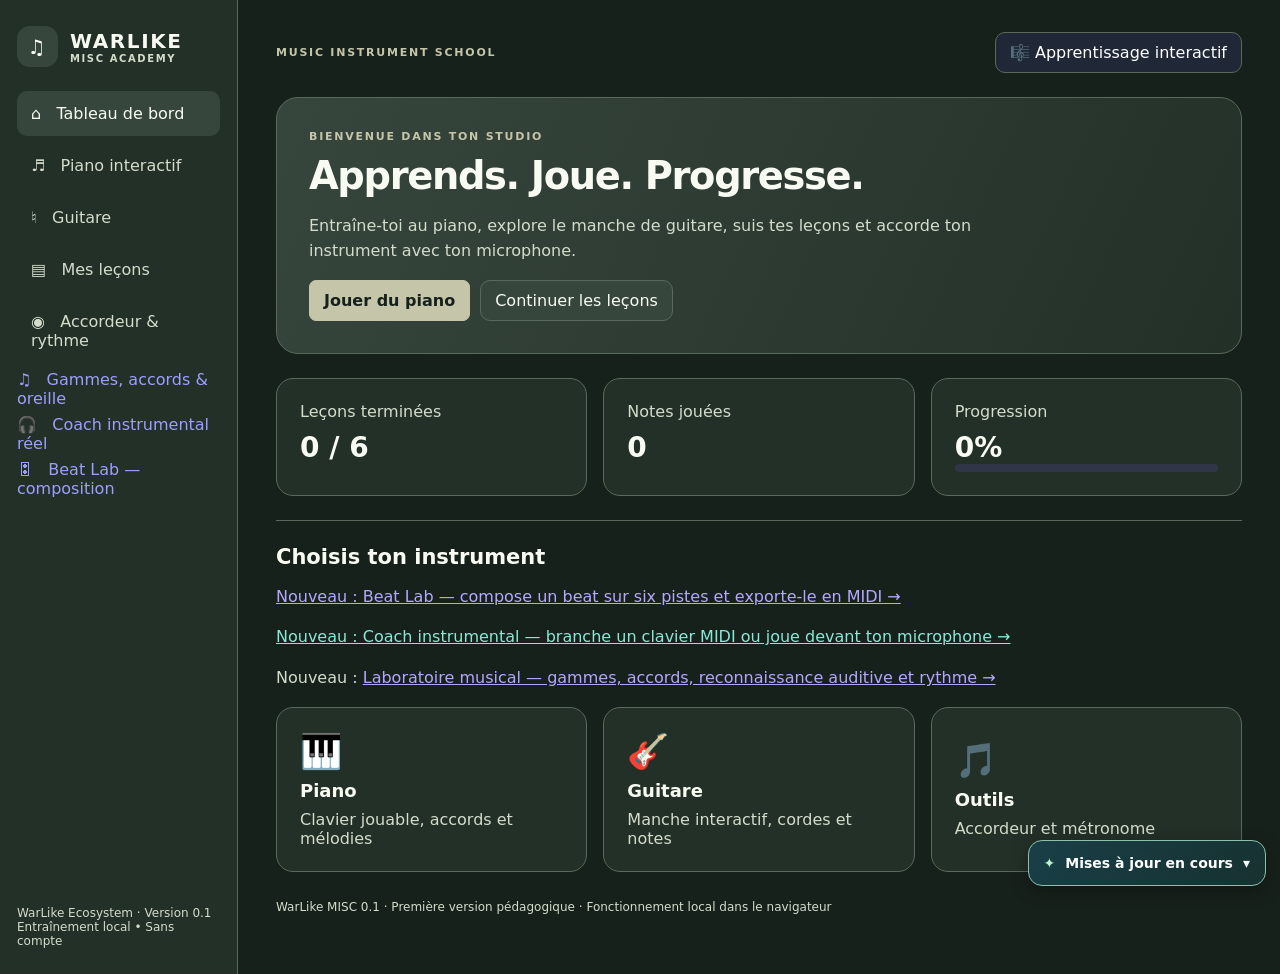
<file: index.html>
<!doctype html>
<html data-warlike-app="warlike-misc" lang="fr">
<head>
<meta charset="utf-8"><meta name="viewport" content="width=device-width,initial-scale=1">
<meta name="theme-color" content="#10131c"><title>WarLike MISC · Music Instrument School</title>
<style>
:root{color-scheme:dark;font-family:Inter,system-ui,Segoe UI,sans-serif;--bg:#0b0e15;--panel:#141925;--line:#293246;--muted:#9ba9bf;--primary:#8e80ff;--teal:#59d8c5;--white:#f3f5fc}*{box-sizing:border-box}body{margin:0;background:radial-gradient(ellipse at 95% -5%,#28204c 0,transparent 36%),var(--bg);color:var(--white)}button,select,input{font:inherit}button{cursor:pointer}.app{display:grid;grid-template-columns:238px minmax(0,1fr);min-height:100vh}.sidebar{background:#10141eea;border-right:1px solid var(--line);padding:26px 17px;display:flex;flex-direction:column;gap:24px}.brand{display:flex;gap:12px;align-items:center;font-weight:850;letter-spacing:.08em;font-size:20px}.brand .mark{display:grid;place-items:center;width:41px;height:41px;border-radius:13px;background:#6653ed}.brand small{display:block;font-size:10px;letter-spacing:.16em;color:var(--muted)}.sidebar nav{display:grid;gap:7px}button.nav{width:100%;text-align:left;background:none;color:var(--muted);border:0;border-radius:10px;padding:13px 14px}.nav.active,.nav:hover{background:#27233c;color:white}.sidefoot{margin-top:auto;color:var(--muted);font-size:12px}.main{max-width:1360px;width:100%;margin:auto;padding:32px 38px 60px}.top{display:flex;justify-content:space-between;align-items:center;gap:14px}.eyebrow{color:var(--teal);letter-spacing:.16em;font-size:11px;font-weight:700;text-transform:uppercase}.muted{color:var(--muted)}h1{font-size:clamp(28px,3vw,43px);letter-spacing:-.035em;margin:10px 0}h2{font-size:21px;margin:0 0 12px}p{line-height:1.55}.chip,.btn{border-radius:10px;border:1px solid var(--line);padding:10px 14px;background:#202737;color:white}.btn.primary{background:var(--primary);border-color:var(--primary);color:#101022;font-weight:750}.btn:disabled{opacity:.45;cursor:not-allowed}.actions{display:flex;gap:10px;flex-wrap:wrap}.hero{padding:32px;border:1px solid #423872;background:linear-gradient(110deg,#252143,#161b2b 72%);border-radius:22px;margin:24px 0}.hero p{max-width:690px}.grid{display:grid;grid-template-columns:repeat(3,minmax(0,1fr));gap:16px}.panel{background:#151b27;border:1px solid var(--line);border-radius:17px;padding:23px;min-width:0}.stat{font-weight:850;font-size:28px;margin:10px 0 0}.instrument{font-size:34px}.instrument-title{font-size:18px;font-weight:750;margin:9px 0}.divider{border:0;border-top:1px solid var(--line);margin:24px 0}.section-header{display:flex;justify-content:space-between;align-items:center;flex-wrap:wrap;gap:10px;margin-bottom:16px}.status{font-size:13px;color:var(--teal);min-height:20px}.pill{display:inline-block;background:#25333d;color:#8ce6d5;border-radius:30px;padding:5px 10px;font-size:12px}.controls{display:flex;flex-wrap:wrap;align-items:center;gap:12px;margin:16px 0}.controls label{color:var(--muted);font-size:14px}.controls input{accent-color:var(--primary)}select{background:#202737;border:1px solid var(--line);color:white;border-radius:8px;padding:9px}.keyboard{display:flex;position:relative;width:100%;overflow-x:auto;padding-bottom:8px;touch-action:pan-x}.whitekey{height:204px;flex:1 0 34px;min-width:34px;border:1px solid #9ca6b5;background:linear-gradient(#f8faff,#c2cad9);border-radius:0 0 7px 7px;position:relative;color:#293143;display:flex;justify-content:center;align-items:end;padding:0 0 12px;font-size:11px;user-select:none}.whitekey.down{background:#9e90fc}.blackkey{width:23px;height:126px;position:absolute;z-index:2;border:1px solid #303647;background:linear-gradient(#353e56,#090e18);border-radius:0 0 5px 5px;transform:translateX(-50%);user-select:none}.blackkey.down{background:#7168d6}.fretwrap{overflow:auto}.fretboard{min-width:640px;border-radius:12px;background:repeating-linear-gradient(90deg,#7a4b2c,#8e5b32 70px,#684023 140px);padding:13px 0;position:relative;border:5px solid #493323}.string{height:34px;display:flex;position:relative;align-items:center}.string:before{content:"";position:absolute;left:0;right:0;height:2px;background:#d4c6af;box-shadow:0 1px 2px #111}.fret{flex:1;z-index:1;height:100%;border-right:3px solid #b7ada4;background:transparent;border-top:0;border-bottom:0;border-left:0;color:white;text-shadow:0 1px 3px black}.fret:hover,.fret.played{background:#9986ff66}.fret.open{flex:.65}.lesson-list{display:grid;gap:10px}.lesson{display:flex;align-items:center;gap:14px;padding:14px;border:1px solid var(--line);border-radius:12px;background:#1b2230;cursor:pointer;text-align:left;color:white}.lesson:hover,.lesson.selected{border-color:var(--primary);background:#25233d}.lesson span:last-child{margin-left:auto;color:var(--muted)}.hidden{display:none!important}.tuner{display:grid;grid-template-columns:1fr 1fr;gap:16px}.tune-note{font-weight:850;font-size:58px}.meter{height:11px;border-radius:20px;background:linear-gradient(90deg,#d96570,#e6bd5d 32%,#5fe0ba 50%,#e6bd5d 68%,#d96570);position:relative;margin:24px 0}.needle{height:26px;width:3px;position:absolute;top:-8px;left:50%;background:white;box-shadow:0 0 6px #000}.notice{font-size:12px;color:var(--muted)}.footer{margin-top:28px;color:var(--muted);font-size:12px}.wide{grid-column:span 2}.bar{height:8px;background:#303647;border-radius:10px;overflow:hidden}.bar>div{height:100%;background:var(--teal);width:0%}@media(max-width:860px){.app{display:block}.sidebar{padding:13px;gap:10px;border-right:0;border-bottom:1px solid var(--line)}.sidebar nav{display:flex;overflow-x:auto}.sidebar .sidefoot{display:none}.nav{white-space:nowrap}.main{padding:21px 15px}.grid{grid-template-columns:1fr 1fr}.wide{grid-column:span 2}}@media(max-width:540px){.grid,.tuner{grid-template-columns:1fr}.wide{grid-column:auto}.hero{padding:22px}.top{align-items:start}.whitekey{flex-basis:30px;min-width:30px}.brand{font-size:17px}}:focus-visible{outline:3px solid #7cdbd1;outline-offset:2px}
</style>

<link rel="stylesheet" href="./design-system/warlike-foundation.css?v=1.1">
<link rel="stylesheet" href="./design-system/warlike-shell.css?v=1.1">
<link rel="stylesheet" href="./warlike-update-status.css"></head>
<body><details class="warlike-update-notice"><summary>Mises à jour en cours</summary><p>WarLike évolue : améliorations et nouvelles fonctionnalités. Vous pouvez continuer à utiliser cette application normalement.</p></details>
<div class="app">
<aside class="sidebar"><div class="brand"><div class="mark">♫</div><div>WARLIKE<small>MISC ACADEMY</small></div></div><nav aria-label="Navigation"><button class="nav active" data-page="home">⌂ &nbsp; Tableau de bord</button><button class="nav" data-page="piano">♬ &nbsp; Piano interactif</button><button class="nav" data-page="guitar">♮ &nbsp; Guitare</button><button class="nav" data-page="lessons">▤ &nbsp; Mes leçons</button><button class="nav" data-page="tools">◉ &nbsp; Accordeur & rythme</button><a class="nav" href="./practice.html" style="text-decoration:none;display:block">♫ &nbsp; Gammes, accords & oreille</a><a class="nav" href="./coach.html" style="text-decoration:none;display:block">🎧 &nbsp; Coach instrumental réel</a><a class="nav" href="./beat-lab.html" style="text-decoration:none;display:block">🎛 &nbsp; Beat Lab — composition</a></nav><div class="sidefoot">WarLike Ecosystem · Version 0.1<br>Entraînement local • Sans compte</div></aside>
<main class="main">
<div class="top"><div class="eyebrow">Music Instrument School</div><div class="chip">🎼 Apprentissage interactif</div></div>
<section id="page-home" class="page"><div class="hero"><div class="eyebrow">Bienvenue dans ton studio</div><h1>Apprends. Joue. Progresse.</h1><p class="muted">Entraîne-toi au piano, explore le manche de guitare, suis tes leçons et accorde ton instrument avec ton microphone.</p><div class="actions"><button class="btn primary" data-go="piano">Jouer du piano</button><button class="btn" data-go="lessons">Continuer les leçons</button></div></div><div class="grid"><div class="panel"><div class="muted">Leçons terminées</div><div class="stat" id="stat-lessons">0 / 6</div></div><div class="panel"><div class="muted">Notes jouées</div><div class="stat" id="stat-notes">0</div></div><div class="panel"><div class="muted">Progression</div><div class="stat" id="stat-progress">0%</div><div class="bar"><div id="progressbar"></div></div></div></div><hr class="divider"><h2>Choisis ton instrument</h2><p class="muted"><a href="./beat-lab.html" style="color:#b5a8ff">Nouveau : Beat Lab — compose un beat sur six pistes et exporte-le en MIDI →</a></p><p class="muted"><a href="./coach.html" style="color:#89e9d6">Nouveau : Coach instrumental — branche un clavier MIDI ou joue devant ton microphone →</a></p><p class="muted">Nouveau : <a href="./practice.html" style="color:#b4a6ff">Laboratoire musical — gammes, accords, reconnaissance auditive et rythme →</a></p><div class="grid"><button class="panel" data-go="piano" style="text-align:left;color:inherit;cursor:pointer"><div class="instrument">🎹</div><div class="instrument-title">Piano</div><div class="muted">Clavier jouable, accords et mélodies</div></button><button class="panel" data-go="guitar" style="text-align:left;color:inherit;cursor:pointer"><div class="instrument">🎸</div><div class="instrument-title">Guitare</div><div class="muted">Manche interactif, cordes et notes</div></button><button class="panel" data-go="tools" style="text-align:left;color:inherit;cursor:pointer"><div class="instrument">🎵</div><div class="instrument-title">Outils</div><div class="muted">Accordeur et métronome</div></button></div></section>
<section id="page-piano" class="page hidden"><div class="hero"><div class="eyebrow">Instrument virtuel</div><h1>Piano interactif</h1><p class="muted">Clique, touche ou utilise les touches du clavier pour jouer. Les sons sont synthétisés en direct grâce à Web Audio.</p></div><div class="panel"><div class="section-header"><h2>Clavier · C4 à B5</h2><span class="pill">2 octaves</span></div><div class="controls"><label for="wave">Timbre</label><select id="wave"><option value="triangle">Doux</option><option value="sine">Pur</option><option value="sawtooth">Synthé</option></select><label for="volume">Volume</label><input id="volume" type="range" min="0" max="100" value="35" aria-label="Volume"></div><div class="keyboard" id="keyboard" aria-label="Piano jouable"></div><p class="notice">Clavier : A W S E D F T G Y H U J (octave 1) · K O L P ; (octave 2). Pour le clavier AZERTY, utiliser les touches à l'écran.</p><div class="status" id="piano-status" aria-live="polite">Prêt à jouer</div></div></section>
<section id="page-guitar" class="page hidden"><div class="hero"><div class="eyebrow">Instrument virtuel</div><h1>Manche de guitare</h1><p class="muted">Accordage standard E A D G B E. Clique sur une corde et une case pour entendre la note. Timbre synthétique provisoire.</p></div><div class="panel"><div class="section-header"><h2>Guitare · 12 cases</h2><span class="pill">Accordage standard</span></div><div class="fretwrap"><div class="fretboard" id="fretboard"></div></div><p class="notice">Les cordes sont présentées de Mi aigu en haut à Mi grave en bas. La case 0 correspond à la corde à vide.</p><div class="status" id="guitar-status" aria-live="polite">Sélectionne une note</div></div></section>
<section id="page-lessons" class="page hidden"><div class="hero"><div class="eyebrow">Parcours pédagogique</div><h1>Mes leçons</h1><p class="muted">Six exercices d'introduction. Joue, entraîne-toi et valide une leçon après avoir atteint son objectif.</p></div><div class="grid"><div class="panel"><h2>Programme</h2><div class="lesson-list" id="lesson-list"></div></div><div class="panel wide"><span class="pill" id="lesson-kind">Piano</span><h2 id="lesson-title" style="margin-top:14px"></h2><p id="lesson-desc" class="muted"></p><p id="lesson-goal"></p><p id="lesson-result" class="status" aria-live="polite"></p><div class="actions"><button class="btn primary" id="start-lesson">Commencer l'exercice</button><button class="btn" id="finish-lesson" disabled>Valider la leçon</button></div><p class="notice">Les exercices de piano évaluent les notes réellement jouées dans l'interface. Les leçons de guitare évaluent les cases sélectionnées, pas le son d'une guitare réelle.</p></div></div></section>
<section id="page-tools" class="page hidden"><div class="hero"><div class="eyebrow">Boîte à outils</div><h1>Accordeur & métronome</h1><p class="muted">Accorde une note monophonique via ton microphone et travaille ta régularité au métronome.</p></div><div class="tuner"><div class="panel"><h2>Accordeur chromatique</h2><div class="tune-note" id="tune-note">—</div><div class="muted" id="tune-frequency">Microphone inactif</div><div class="meter"><div id="needle" class="needle"></div></div><div class="status" id="tune-status" aria-live="polite">Autorise le microphone pour commencer</div><button class="btn primary" id="toggle-mic">Activer le microphone</button><p class="notice">Nécessite HTTPS ou localhost et l'autorisation du microphone. Analyse une note isolée : pas de reconnaissance fiable d'accords polyphoniques.</p></div><div class="panel"><h2>Métronome</h2><div class="stat"><span id="bpm-value">90</span> <span class="muted" style="font-size:14px">BPM</span></div><div class="controls"><label for="bpm">Tempo</label><input id="bpm" type="range" min="40" max="220" value="90"></div><div class="controls"><label for="beats">Mesure</label><select id="beats"><option value="4">4/4</option><option value="3">3/4</option><option value="2">2/4</option></select></div><p class="muted" id="beat-status">En attente</p><button class="btn primary" id="toggle-metro">Démarrer</button><p class="notice">Métronome audio avec accent sur le premier temps.</p></div></div></section>
<div class="footer">WarLike MISC 0.1 · Première version pédagogique · Fonctionnement local dans le navigateur</div>
</main></div>
<script>
'use strict';
const $=s=>document.querySelector(s), $$=s=>document.querySelectorAll(s);
const noteNames=['C','C♯','D','D♯','E','F','F♯','G','G♯','A','A♯','B'];
const hz=m=>440*Math.pow(2,(m-69)/12);
const name=m=>noteNames[((m%12)+12)%12]+(Math.floor(m/12)-1);
const lessons=[
{kind:'Piano',title:'Découvrir Do majeur',desc:'Joue les notes Do, Ré, Mi dans cet ordre.',seq:[60,62,64]},
{kind:'Piano',title:'Les cinq premières notes',desc:'Monte la gamme Do, Ré, Mi, Fa, Sol.',seq:[60,62,64,65,67]},
{kind:'Piano',title:'Accord de Do majeur',desc:'Joue Do, Mi, Sol dans cet ordre pour découvrir la triade.',seq:[60,64,67]},
{kind:'Guitare',title:'Cordes à vide',desc:'Joue les six cordes à vide, de Mi grave à Mi aigu.',seq:[40,45,50,55,59,64]},
{kind:'Guitare',title:'Premiers frettages',desc:'Joue Mi grave à vide, puis case 1, case 2 et case 3.',seq:[40,41,42,43]},
{kind:'Guitare',title:'Mélodie sur la corde de Mi aigu',desc:'Sur la corde aiguë, joue case 0, 1, 3, 1, 0.',seq:[64,65,67,65,64]}];
const saved=(()=>{try{return JSON.parse(localStorage.getItem('warlike-misc-v1'))||{}}catch{return {}}})();
const progress={done:Array.isArray(saved.done)?saved.done.filter(x=>Number.isInteger(x)&&x>=0&&x<lessons.length):[],notes:Number.isFinite(saved.notes)?saved.notes:0};
function persist(){try{localStorage.setItem('warlike-misc-v1',JSON.stringify(progress))}catch{}refreshStats()}
function refreshStats(){const count=new Set(progress.done).size;$('#stat-lessons').textContent=count+' / '+lessons.length;$('#stat-notes').textContent=progress.notes;$('#stat-progress').textContent=Math.round(count/lessons.length*100)+'%';$('#progressbar').style.width=(count/lessons.length*100)+'%'}
let context=null;function audio(){if(!context)context=new (window.AudioContext||window.webkitAudioContext)();if(context.state==='suspended')context.resume();return context}
function tone(m,d=.45,guitar=false){try{const c=audio(),o=c.createOscillator(),gain=c.createGain(),t=c.currentTime,vol=Number($('#volume').value)/100;o.type=guitar?'triangle':$('#wave').value;o.frequency.setValueAtTime(hz(m),t);gain.gain.setValueAtTime(Math.max(.0001,vol*.35),t);gain.gain.exponentialRampToValueAtTime(.0001,t+d);o.connect(gain).connect(c.destination);o.start(t);o.stop(t+d+.02)}catch(e){console.error(e)}}
function page(id){$$('.page').forEach(e=>e.classList.toggle('hidden',e.id!=='page-'+id));$$('.nav').forEach(e=>e.classList.toggle('active',e.dataset.page===id));if(id!=='tools')stopMic();window.scrollTo({top:0,behavior:'smooth'})}
$$('[data-page]').forEach(b=>b.addEventListener('click',()=>page(b.dataset.page)));$$('[data-go]').forEach(b=>b.addEventListener('click',()=>page(b.dataset.go)));
let lessonIdx=0,exercise=false,step=0;
function played(m,kind){progress.notes++;persist();const status=$(kind==='Piano'?'#piano-status':'#guitar-status');status.textContent='Note jouée : '+name(m);if(exercise&&lessons[lessonIdx].kind===kind){const seq=lessons[lessonIdx].seq;if(m===seq[step]){step++;$('#lesson-result').textContent=step===seq.length?'Bravo ! Exercice réussi. Tu peux valider la leçon.':'Bonne note ! '+step+'/'+seq.length;$('#finish-lesson').disabled=step!==seq.length;if(step===seq.length)exercise=false}else{$('#lesson-result').textContent='Essaie encore : '+name(seq[step])+' attendu (note jouée : '+name(m)+')'}}}
const whiteOffsets=[0,2,4,5,7,9,11],blackOffsets=[1,3,6,8,10],piano=$('#keyboard');
for(let m=60;m<=83;m++){if(whiteOffsets.includes(m%12)){const el=document.createElement('button');el.className='whitekey';el.dataset.m=m;el.textContent=name(m).replace('♯','');el.setAttribute('aria-label','Jouer '+name(m));el.addEventListener('pointerdown',()=>trigger(m,el,'Piano'));piano.append(el)}}
const allWhites=[...piano.querySelectorAll('.whitekey')];
for(let m=60;m<=83;m++)if(blackOffsets.includes(m%12)){const previousWhite=allWhites.filter(k=>Number(k.dataset.m)<m).length;const el=document.createElement('button');el.className='blackkey';el.dataset.m=m;el.setAttribute('aria-label','Jouer '+name(m));el.style.left=(previousWhite/14*100)+'%';el.addEventListener('pointerdown',()=>trigger(m,el,'Piano'));piano.append(el)}
function trigger(m,el,kind){tone(m,.45,kind==='Guitare');played(m,kind);el.classList.add(kind==='Piano'?'down':'played');setTimeout(()=>el.classList.remove('down','played'),160)}
const keys='awsedftgyhujkolp;',usedKeys=new Set();document.addEventListener('keydown',e=>{if($('#page-piano').classList.contains('hidden')||e.ctrlKey||e.altKey||e.metaKey||e.repeat||/INPUT|SELECT|TEXTAREA/.test(document.activeElement?.tagName||''))return;const idx=keys.indexOf(e.key.toLowerCase());if(idx<0)return;const midi=60+idx;if(midi>83)return;e.preventDefault();if(usedKeys.has(e.code))return;usedKeys.add(e.code);const el=piano.querySelector('[data-m="'+midi+'"]');if(el)trigger(midi,el,'Piano')});document.addEventListener('keyup',e=>usedKeys.delete(e.code));window.addEventListener('blur',()=>usedKeys.clear());
const fretboard=$('#fretboard');[64,59,55,50,45,40].forEach((open,i)=>{const row=document.createElement('div');row.className='string';for(let fret=0;fret<=12;fret++){const b=document.createElement('button');b.className='fret'+(fret===0?' open':'');b.textContent=fret===0?name(open):String(fret);b.title=name(open+fret);b.setAttribute('aria-label','Corde '+(i+1)+' case '+fret+' note '+name(open+fret));b.addEventListener('click',()=>trigger(open+fret,b,'Guitare'));row.append(b)}fretboard.append(row)});
function selectLesson(i){lessonIdx=i;exercise=false;step=0;$('#finish-lesson').disabled=true;$('#lesson-kind').textContent=lessons[i].kind;$('#lesson-title').textContent=lessons[i].title;$('#lesson-desc').textContent=lessons[i].desc;$('#lesson-goal').textContent='Séquence : '+lessons[i].seq.map(name).join(' → ');$('#lesson-result').textContent='Commence l’exercice, puis joue les notes dans l’instrument virtuel.';renderLessons()}
function renderLessons(){const wrap=$('#lesson-list');wrap.replaceChildren();lessons.forEach((l,i)=>{const b=document.createElement('button');b.className='lesson'+(i===lessonIdx?' selected':'');const done=progress.done.includes(i);b.innerHTML='<span>'+(done?'✓':'○')+'</span><span></span><span>'+(done?'Terminé':'Leçon '+(i+1))+'</span>';b.children[1].textContent=l.title;b.onclick=()=>selectLesson(i);wrap.append(b)})}
$('#start-lesson').onclick=()=>{exercise=true;step=0;$('#finish-lesson').disabled=true;$('#lesson-result').textContent='Exercice lancé ! Joue '+name(lessons[lessonIdx].seq[0]);page(lessons[lessonIdx].kind==='Piano'?'piano':'guitar')};
$('#finish-lesson').onclick=()=>{if(!progress.done.includes(lessonIdx))progress.done.push(lessonIdx);persist();$('#lesson-result').textContent='Leçon terminée !';$('#finish-lesson').disabled=true;renderLessons()};
selectLesson(0);refreshStats();
// Métronome : planification anticipée pour réduire la dérive de setInterval.
let metroTimer=null,nextBeat=0,beatNo=0;
function clickBeat(t,accent){const c=audio(),o=c.createOscillator(),g=c.createGain();o.type='sine';o.frequency.value=accent?1100:750;g.gain.setValueAtTime(.001,t);g.gain.exponentialRampToValueAtTime(.18,t+.005);g.gain.exponentialRampToValueAtTime(.001,t+.07);o.connect(g).connect(c.destination);o.start(t);o.stop(t+.08)}
function scheduleBeats(){const c=audio(),bpm=Number($('#bpm').value),beats=Number($('#beats').value);while(nextBeat<c.currentTime+.12){const accent=beatNo%beats===0;clickBeat(nextBeat,accent);$('#beat-status').textContent='Temps '+(beatNo%beats+1)+' / '+beats;nextBeat+=60/bpm;beatNo++}}
function stopMetro(){clearInterval(metroTimer);metroTimer=null;$('#toggle-metro').textContent='Démarrer';$('#beat-status').textContent='En attente'}
$('#toggle-metro').onclick=()=>{if(metroTimer){stopMetro();return}audio();nextBeat=context.currentTime+.05;beatNo=0;metroTimer=setInterval(scheduleBeats,25);scheduleBeats();$('#toggle-metro').textContent='Arrêter'};
$('#bpm').oninput=e=>$('#bpm-value').textContent=e.target.value;document.addEventListener('visibilitychange',()=>{if(document.hidden)stopMetro()});
// Accordeur : autocorrélation simple, utile pour une seule note suffisamment stable.
let micStream=null,micSource=null,analyser=null,micFrame=null,pitchBuffer=null;
function detectPitch(buffer,sr){let rms=0;for(const x of buffer)rms+=x*x;rms=Math.sqrt(rms/buffer.length);if(rms<.014)return null;const minLag=Math.max(2,Math.floor(sr/1100)),maxLag=Math.min(Math.floor(sr/75),Math.floor(buffer.length/2));let best=-1,bestLag=0;for(let lag=minLag;lag<=maxLag;lag++){let corr=0,a=0,b=0;for(let i=0;i<buffer.length-lag;i++){const x=buffer[i],y=buffer[i+lag];corr+=x*y;a+=x*x;b+=y*y}const score=corr/Math.sqrt(a*b||1);if(score>best){best=score;bestLag=lag}}if(best<.82||!bestLag)return null;return sr/bestLag}
function micLoop(){if(!analyser)return;analyser.getFloatTimeDomainData(pitchBuffer);const frequency=detectPitch(pitchBuffer,audio().sampleRate);if(frequency){const midi=69+12*Math.log2(frequency/440),round=Math.round(midi),cents=(midi-round)*100;$('#tune-note').textContent=name(round);$('#tune-frequency').textContent=frequency.toFixed(1)+' Hz · '+(cents>=0?'+':'')+cents.toFixed(0)+' cents';$('#needle').style.left=Math.max(0,Math.min(100,50+cents/2))+'%';$('#tune-status').textContent=Math.abs(cents)<6?'✓ Note juste':cents<0?'Trop grave':'Trop aigu'}else{$('#tune-note').textContent='—';$('#tune-frequency').textContent='En attente d’une note stable';$('#tune-status').textContent='Joue une note isolée'}micFrame=requestAnimationFrame(micLoop)}
async function startMic(){try{if(!navigator.mediaDevices?.getUserMedia)throw Error('Microphone indisponible : HTTPS ou localhost requis');micStream=await navigator.mediaDevices.getUserMedia({audio:{echoCancellation:false,noiseSuppression:false,autoGainControl:false}});if($('#page-tools').classList.contains('hidden')){stopMic();return}const c=audio();micSource=c.createMediaStreamSource(micStream);analyser=c.createAnalyser();analyser.fftSize=4096;micSource.connect(analyser);pitchBuffer=new Float32Array(analyser.fftSize);$('#toggle-mic').textContent='Désactiver le microphone';micLoop()}catch(e){stopMic();$('#tune-status').textContent='Impossible d’activer : '+e.message}}
function stopMic(){if(micFrame)cancelAnimationFrame(micFrame);micFrame=null;if(micSource)micSource.disconnect();micSource=null;analyser=null;if(micStream)micStream.getTracks().forEach(t=>t.stop());micStream=null;$('#toggle-mic').textContent='Activer le microphone'}
$('#toggle-mic').onclick=()=>micStream?stopMic():startMic();
window.addEventListener('pagehide',()=>{stopMic();stopMetro()});
</script><a href="./extensions.html" style="position:fixed;right:15px;bottom:15px;z-index:100;padding:12px 16px;border-radius:12px;background:#302a55;color:white;text-decoration:none;border:1px solid #7c6acf;font:14px system-ui">Extensions</a></body></html>
</file>
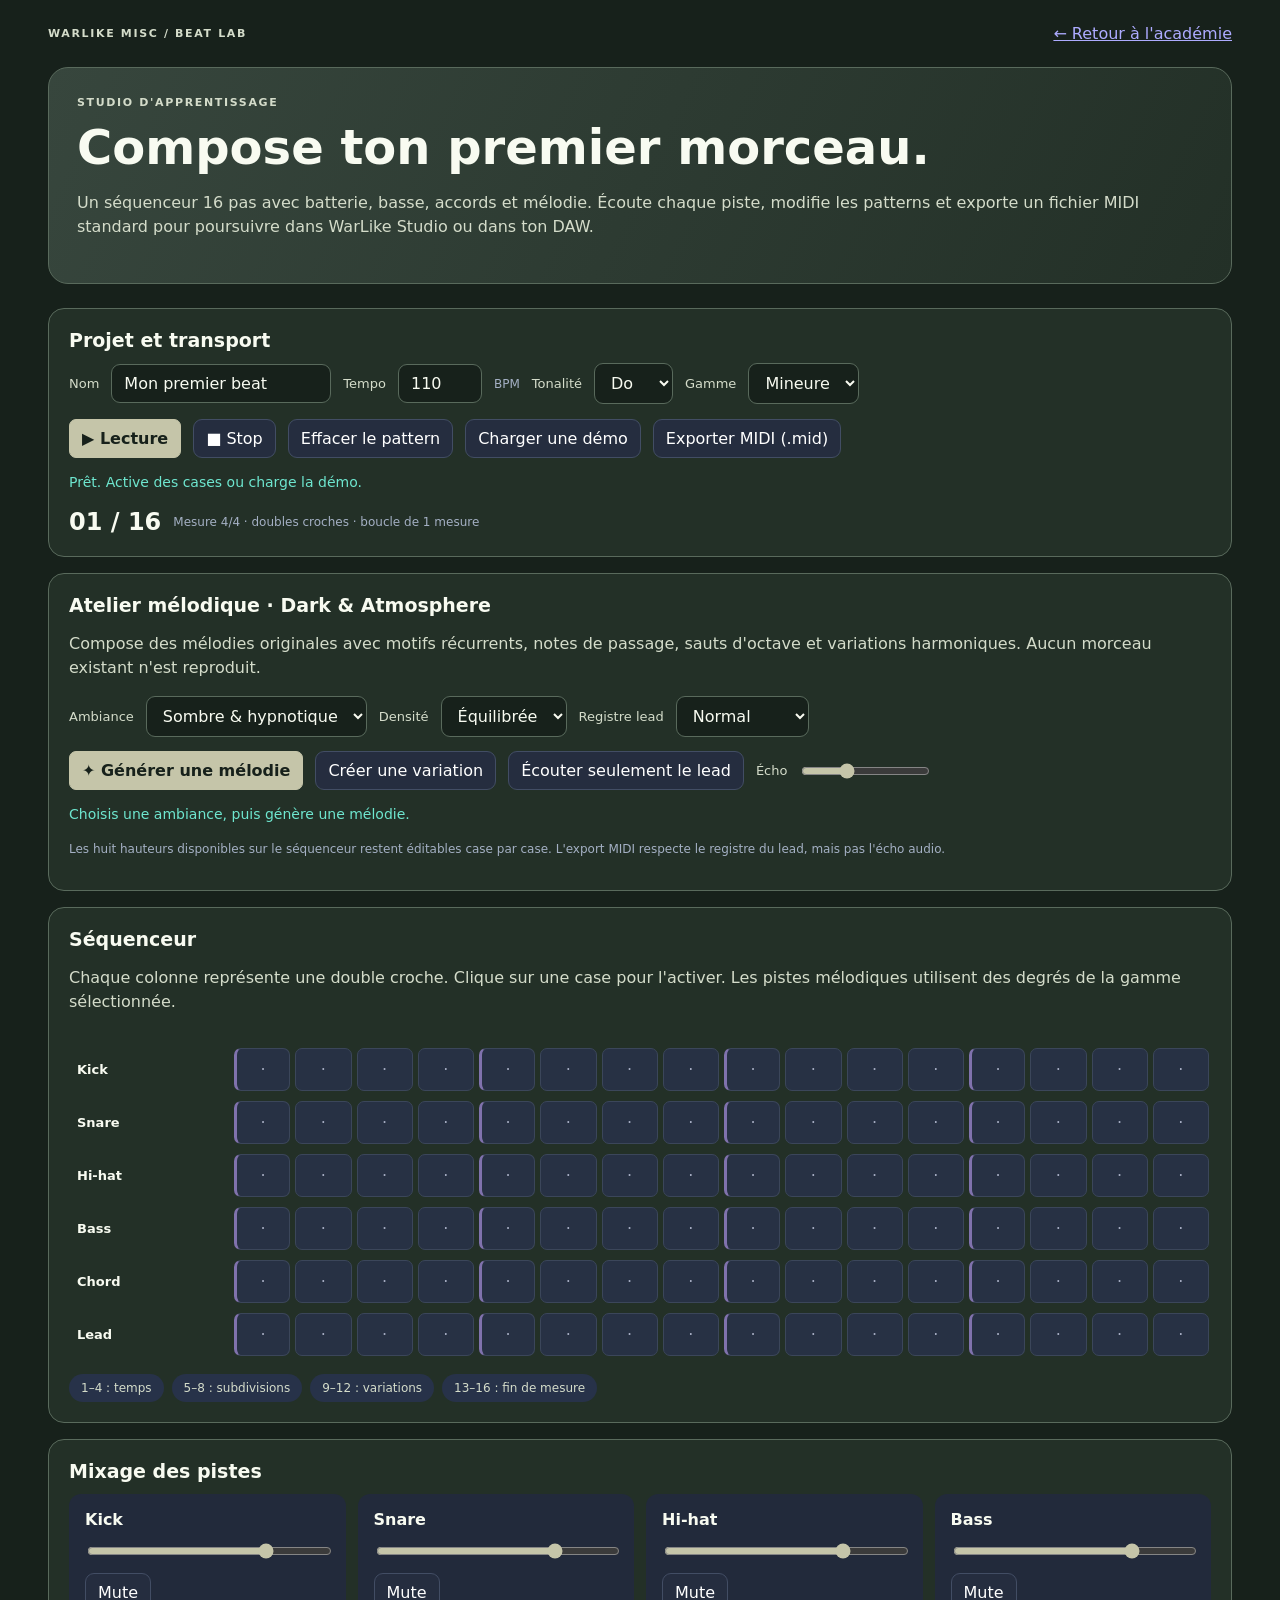
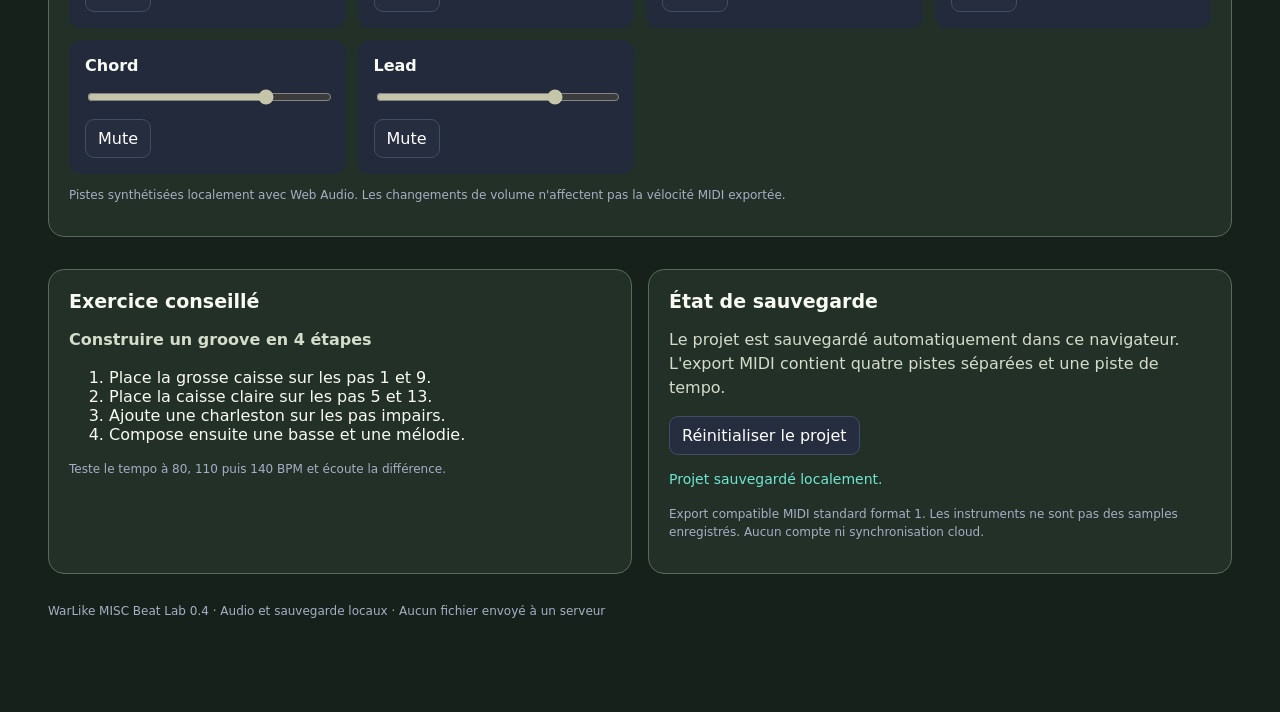
<file: beat-lab.html>
<!doctype html><html data-warlike-app="warlike-misc" lang="fr"><head><meta charset="utf-8"><meta name="viewport" content="width=device-width,initial-scale=1"><meta name="theme-color" content="#10131d"><title>WarLike MISC — Beat Lab</title>
<style>
:root{color-scheme:dark;font-family:Inter,system-ui,Segoe UI,sans-serif;background:#0b0f17;color:#f4f6ff;--line:#30384a;--muted:#a6b3c9;--accent:#9584ff}*{box-sizing:border-box}body{margin:0;background:radial-gradient(ellipse at 80% -10%,#30265a,#0b0f17 48%);min-height:100vh}main{max-width:1220px;margin:auto;padding:24px 18px 80px}a{color:#adabff}h1{font-size:clamp(30px,4vw,48px);margin:10px 0}h2{font-size:19px;margin:0 0 12px}p{line-height:1.5;color:var(--muted)}.header,.row{display:flex;align-items:center;gap:12px;flex-wrap:wrap}.header{justify-content:space-between}.tag{font-size:11px;letter-spacing:.15em;font-weight:800;color:#67dec9}.hero{padding:28px;background:linear-gradient(115deg,#30265a,#171e2b);border:1px solid #53438e;border-radius:20px;margin:24px 0}.panel{background:#171e2b;border:1px solid var(--line);border-radius:16px;padding:20px;margin:16px 0}.row label{font-size:13px;color:var(--muted)}button,select,input{font:inherit}button,select,input[type=number],input[type=text]{background:#252d3f;border:1px solid #424d64;border-radius:9px;color:white;padding:9px 12px}button{cursor:pointer}button.primary{background:var(--accent);border-color:var(--accent);color:#120e24;font-weight:800}button:disabled{opacity:.45;cursor:not-allowed}input[type=range]{accent-color:var(--accent)}input[type=text]{max-width:220px}.trackrow{display:grid;grid-template-columns:158px repeat(16,minmax(25px,1fr));gap:5px;margin:10px 0;align-items:center;min-width:690px}.trackname{padding:10px 6px;font-size:13px;font-weight:750}.step{height:43px;border:1px solid #3b465a;border-radius:7px;background:#273144;padding:0;color:#a3abc0}.step:nth-child(4n+2){border-left:3px solid #8072ad}.step.active{background:#a08aff;color:#211332;border-color:#b6aaff}.step.playhead{outline:2px solid #5cdec9;outline-offset:1px}.stepscroll{overflow-x:auto;padding:8px 2px}.mixer{display:grid;grid-template-columns:repeat(4,minmax(0,1fr));gap:12px}.channel{padding:16px;border-radius:12px;background:#222a3b}.channel strong{display:block;margin-bottom:12px}.channel input{width:100%}.status{min-height:22px;color:#6ee6cf;font-size:14px}.help{font-size:12px;color:#a4b0c4}.palette{display:flex;gap:8px;flex-wrap:wrap}.pill{padding:7px 12px;border-radius:100px;background:#273249;color:#e5e9fa;font-size:12px}.view{font-variant-numeric:tabular-nums}.beat{font-size:24px;font-weight:800}.bottom{display:grid;grid-template-columns:1fr 1fr;gap:16px}.detail{margin-top:8px;font-size:13px}.sr{position:absolute;left:-9999px}.kbd{background:#313954;border-radius:5px;padding:3px 6px}@media(max-width:760px){.mixer,.bottom{grid-template-columns:1fr 1fr}.hero{padding:20px}.panel{padding:14px}}@media(max-width:480px){.mixer,.bottom{grid-template-columns:1fr}.trackrow{grid-template-columns:115px repeat(16,29px);min-width:660px}.step{height:38px}.row{gap:8px}}
</style>
<link rel="stylesheet" href="./design-system/warlike-foundation.css?v=1.1">
<link rel="stylesheet" href="./design-system/warlike-shell.css?v=1.1">
</head><body><main>
<header class="header"><div class="tag">WARLIKE MISC / BEAT LAB</div><a href="./index.html">← Retour à l'académie</a></header>
<section class="hero"><div class="tag">STUDIO D'APPRENTISSAGE</div><h1>Compose ton premier morceau.</h1><p>Un séquenceur 16 pas avec batterie, basse, accords et mélodie. Écoute chaque piste, modifie les patterns et exporte un fichier MIDI standard pour poursuivre dans WarLike Studio ou dans ton DAW.</p></section>
<section class="panel"><h2>Projet et transport</h2><div class="row">
<label for="project">Nom</label><input id="project" type="text" maxlength="60" value="Mon premier beat">
<label for="tempo">Tempo</label><input id="tempo" type="number" min="50" max="220" value="110" style="width:84px"><span class="help">BPM</span>
<label for="key">Tonalité</label><select id="key"></select>
<label for="scale">Gamme</label><select id="scale"><option value="minor">Mineure</option><option value="major">Majeure</option></select>
</div><div class="row" style="margin-top:15px"><button id="play" class="primary">▶ Lecture</button><button id="stop">■ Stop</button><button id="clear">Effacer le pattern</button><button id="example">Charger une démo</button><button id="export">Exporter MIDI (.mid)</button></div><p class="status" id="status" role="status" aria-live="polite">Prêt. Active des cases ou charge la démo.</p><div class="row"><strong class="beat view" id="position">01 / 16</strong><span class="help">Mesure 4/4 · doubles croches · boucle de 1 mesure</span></div></section>
<section class="panel"><h2>Atelier mélodique · Dark & Atmosphere</h2><p>Compose des mélodies originales avec motifs récurrents, notes de passage, sauts d'octave et variations harmoniques. Aucun morceau existant n'est reproduit.</p><div class="row"><label for="mood">Ambiance</label><select id="mood"><option value="dark">Sombre & hypnotique</option><option value="ethereal">Éthérée</option><option value="emotional">Mélancolique</option><option value="aggressive">Tension / énergie</option></select><label for="density">Densité</label><select id="density"><option value="sparse">Aérée</option><option value="balanced" selected>Équilibrée</option><option value="busy">Rapide</option></select><label for="octave">Registre lead</label><select id="octave"><option value="-12">Grave −12</option><option value="0" selected>Normal</option><option value="12">Aigu +12</option></select></div><div class="row" style="margin-top:14px"><button id="generate-melody" class="primary">✦ Générer une mélodie</button><button id="vary-melody">Créer une variation</button><button id="preview-lead">Écouter seulement le lead</button><label for="echo">Écho</label><input id="echo" type="range" min="0" max="60" value="20" aria-label="Intensité de l'écho"></div><p id="melody-status" class="status" role="status" aria-live="polite">Choisis une ambiance, puis génère une mélodie.</p><p class="help">Les huit hauteurs disponibles sur le séquenceur restent éditables case par case. L'export MIDI respecte le registre du lead, mais pas l'écho audio.</p></section>
<section class="panel"><h2>Séquenceur</h2><p>Chaque colonne représente une double croche. Clique sur une case pour l'activer. Les pistes mélodiques utilisent des degrés de la gamme sélectionnée.</p><div class="stepscroll" id="sequence" role="group" aria-label="Séquenceur à 16 pas"></div><div class="palette"><span class="pill">1–4 : temps</span><span class="pill">5–8 : subdivisions</span><span class="pill">9–12 : variations</span><span class="pill">13–16 : fin de mesure</span></div></section>
<section class="panel"><h2>Mixage des pistes</h2><div id="mixer" class="mixer"></div><p class="help">Pistes synthétisées localement avec Web Audio. Les changements de volume n'affectent pas la vélocité MIDI exportée.</p></section>
<div class="bottom"><section class="panel"><h2>Exercice conseillé</h2><p><strong>Construire un groove en 4 étapes</strong></p><ol><li>Place la grosse caisse sur les pas 1 et 9.</li><li>Place la caisse claire sur les pas 5 et 13.</li><li>Ajoute une charleston sur les pas impairs.</li><li>Compose ensuite une basse et une mélodie.</li></ol><p class="help">Teste le tempo à 80, 110 puis 140 BPM et écoute la différence.</p></section>
<section class="panel"><h2>État de sauvegarde</h2><p>Le projet est sauvegardé automatiquement dans ce navigateur. L'export MIDI contient quatre pistes séparées et une piste de tempo.</p><div class="row"><button id="reset-all">Réinitialiser le projet</button></div><p class="status" id="save-status" aria-live="polite">Stockage local prêt.</p><p class="help">Export compatible MIDI standard format 1. Les instruments ne sont pas des samples enregistrés. Aucun compte ni synchronisation cloud.</p></section></div>
<p class="help">WarLike MISC Beat Lab 0.4 · Audio et sauvegarde locaux · Aucun fichier envoyé à un serveur</p>
</main><script>
'use strict';
const $=s=>document.querySelector(s),names=['Do','Do♯','Ré','Ré♯','Mi','Fa','Fa♯','Sol','Sol♯','La','La♯','Si'];
const instruments=[
{name:'Kick',type:'kick',channel:9,gm:36,velocity:112},
{name:'Snare',type:'snare',channel:9,gm:38,velocity:102},
{name:'Hi-hat',type:'hat',channel:9,gm:42,velocity:84},
{name:'Bass',type:'bass',channel:0,gm:38,velocity:100},
{name:'Chord',type:'chord',channel:1,gm:89,velocity:82},
{name:'Lead',type:'lead',channel:2,gm:81,velocity:96}
],steps=16;
const fresh=()=>({title:'Mon premier beat',bpm:110,key:0,scale:'minor',grid:instruments.map(()=>Array(steps).fill(0)),octave:0,echo:20,vol:instruments.map(()=>.75),mute:instruments.map(()=>false)});
let state=fresh();
try{const raw=JSON.parse(localStorage.getItem('warlike-misc-beatlab-v1'));if(raw&&Array.isArray(raw.grid)&&raw.grid.length===instruments.length&&raw.grid.every(row=>Array.isArray(row)&&row.length===steps&&row.every(n=>Number.isInteger(n)&&n>=0&&n<=7))){state.title=String(raw.title||state.title).slice(0,60);state.bpm=Math.max(50,Math.min(220,Number(raw.bpm)||110));state.key=Number.isInteger(raw.key)?((raw.key%12)+12)%12:0;state.scale=raw.scale==='major'?'major':'minor';state.grid=raw.grid;state.octave=[-12,0,12].includes(raw.octave)?raw.octave:0;state.echo=Number.isFinite(raw.echo)?Math.max(0,Math.min(60,raw.echo)):20;state.vol=Array.isArray(raw.vol)&&raw.vol.length===instruments.length?raw.vol.map(x=>Math.max(0,Math.min(1,Number(x)||0))):state.vol;state.mute=Array.isArray(raw.mute)&&raw.mute.length===instruments.length?raw.mute.map(Boolean):state.mute}}catch{}
function save(){try{localStorage.setItem('warlike-misc-beatlab-v1',JSON.stringify(state));$('#save-status').textContent='Projet sauvegardé localement.'}catch{$('#save-status').textContent='Stockage local indisponible.'}}
function status(message){$('#status').textContent=message}
function sync(){const old=document.activeElement;$('#project').value=state.title;$('#tempo').value=state.bpm;$('#key').value=String(state.key);$('#scale').value=state.scale;$('#octave').value=String(state.octave);$('#echo').value=state.echo;render()}
function noteFor(track,value){const intervals=state.scale==='minor'?[0,2,3,5,7,8,10,12]:[0,2,4,5,7,9,11,12];if(track===3)return 36+state.key+intervals[value];if(track===5)return 60+state.key+intervals[value]+state.octave;return 48+state.key+intervals[value]}
function midiNotes(track,value){if(track<3)return[instruments[track].gm];if(track!==4)return[noteFor(track,value)];const root=noteFor(track,value),third=state.scale==='minor'?3:4;return[root,root+third,root+7]}
function eventNotes(track,value){return midiNotes(track,value)}
for(let k=0;k<12;k++){$('#key').append(new Option(names[k],String(k)))}
const seq=$('#sequence'),mix=$('#mixer');
function render(){seq.replaceChildren();instruments.forEach((inst,r)=>{const row=document.createElement('div');row.className='trackrow';const label=document.createElement('div');label.className='trackname';label.textContent=inst.name;row.append(label);for(let c=0;c<steps;c++){const b=document.createElement('button');b.className='step'+(state.grid[r][c]?' active':'');b.textContent=r<3?(state.grid[r][c]?'●':'·'):(state.grid[r][c]?names[noteFor(r,state.grid[r][c]-1)%12]:'·');b.title=inst.name+' pas '+(c+1)+(state.grid[r][c]?' actif':' vide');b.setAttribute('aria-label',b.title);b.dataset.row=r;b.dataset.col=c;b.addEventListener('click',()=>{const curr=state.grid[r][c];state.grid[r][c]=r<3?(curr?0:1):(curr+1)%9;render();save()});row.append(b)}seq.append(row)});mix.replaceChildren();instruments.forEach((inst,i)=>{const wrapper=document.createElement('div');wrapper.className='channel';const title=document.createElement('strong');title.textContent=inst.name;wrapper.append(title);const slider=document.createElement('input');slider.type='range';slider.min='0';slider.max='100';slider.value=Math.round(state.vol[i]*100);slider.setAttribute('aria-label','Volume '+inst.name);slider.oninput=()=>{state.vol[i]=Number(slider.value)/100;save()};wrapper.append(slider);const mute=document.createElement('button');mute.textContent=state.mute[i]?'Réactiver':'Mute';mute.style.marginTop='10px';mute.setAttribute('aria-label','Activer ou couper '+inst.name);mute.onclick=()=>{state.mute[i]=!state.mute[i];mute.textContent=state.mute[i]?'Réactiver':'Mute';save()};wrapper.append(mute);mix.append(wrapper)})}
$('#project').oninput=e=>{state.title=e.target.value.slice(0,60);save()};
$('#tempo').onchange=e=>{state.bpm=Math.max(50,Math.min(220,Number(e.target.value)||110));e.target.value=state.bpm;save()};
$('#key').onchange=e=>{state.key=Number(e.target.value);render();save()};
$('#scale').onchange=e=>{state.scale=e.target.value;render();save()};
$('#octave').onchange=e=>{state.octave=Number(e.target.value);render();save()};
$('#echo').oninput=e=>{state.echo=Number(e.target.value);save()};
let motifSeed=1;
function random(){motifSeed=(Math.imul(motifSeed,1664525)+1013904223)>>>0;return motifSeed/4294967296}
function generateMelody(vary=false){
const mood=$('#mood').value,density=$('#density').value;
motifSeed=(Date.now()>>>0)||1;
const patterns={
dark:[0,4,2,1,0,5,3,2],ethereal:[0,2,4,5,4,2,6,5],
emotional:[4,3,2,0,2,1,0,3],aggressive:[0,6,3,5,0,7,6,4]};
const motif=patterns[mood].slice();
const densities={sparse:[0,4,8,12],balanced:[0,2,4,6,8,10,12,14],busy:[0,1,2,4,5,6,8,9,10,12,13,14,15]};
const onsets=densities[density],old=state.grid[5].slice();
const generated=Array(steps).fill(0);
for(const step of onsets){
const position=Math.floor(step/2)%8;
let degree=motif[position];
if(step>=8&&random()<.35)degree=Math.max(0,Math.min(7,degree+(random()<.5?-1:1)));
if(vary&&old[step]&&random()<.65)degree=Math.max(0,Math.min(7,old[step]-1+(random()<.5?-1:1)));
generated[step]=degree+1;
}
generated[0]=generated[0]||1;
state.grid[5]=generated;
if(!vary){const roots={dark:[0,5,3,4],ethereal:[0,3,5,4],emotional:[0,4,5,3],aggressive:[0,6,5,4]}[mood];state.grid[4]=Array(steps).fill(0);state.grid[3]=Array(steps).fill(0);for(let i=0;i<4;i++){state.grid[4][i*4]=roots[i]+1;state.grid[3][i*4]=roots[i]+1}}
render();save();$('#melody-status').textContent=(vary?'Variation générée':'Mélodie et accompagnement générés')+' · '+mood+' · '+density;
}
$('#generate-melody').onclick=()=>generateMelody(false);
$('#vary-melody').onclick=()=>generateMelody(true);
$('#preview-lead').onclick=()=>{try{const t=audio().currentTime+.08,dur=60/state.bpm/4;state.grid[5].forEach((value,i)=>{if(value){voice(noteFor(5,value-1),t+i*dur,dur*.88,'triangle',.19)}});$('#melody-status').textContent='Lecture du lead sur une mesure.'}catch(e){$('#melody-status').textContent=e.message}};

let context=null;function audio(){if(!context)context=new(window.AudioContext||window.webkitAudioContext)();if(context.state==='suspended')context.resume();return context}
function voice(note,t,length,wave,volume){const c=audio(),osc=c.createOscillator(),gain=c.createGain();osc.type=wave;osc.frequency.setValueAtTime(440*Math.pow(2,(note-69)/12),t);gain.gain.setValueAtTime(.0001,t);gain.gain.exponentialRampToValueAtTime(Math.max(.0002,volume),t+.01);gain.gain.exponentialRampToValueAtTime(.0001,t+length);osc.connect(gain).connect(c.destination);osc.start(t);osc.stop(t+length+.02)}
function kick(t,v){const c=audio(),osc=c.createOscillator(),g=c.createGain();osc.type='sine';osc.frequency.setValueAtTime(140,t);osc.frequency.exponentialRampToValueAtTime(42,t+.14);g.gain.setValueAtTime(Math.max(.001,v*.65),t);g.gain.exponentialRampToValueAtTime(.001,t+.25);osc.connect(g).connect(c.destination);osc.start(t);osc.stop(t+.27)}
function noise(t,len,vol,highpass){const c=audio(),count=Math.max(1,Math.floor(c.sampleRate*len)),buf=c.createBuffer(1,count,c.sampleRate),data=buf.getChannelData(0);for(let i=0;i<count;i++)data[i]=(Math.random()*2-1)*(1-i/count);const src=c.createBufferSource(),filter=c.createBiquadFilter(),g=c.createGain();buf.copyToChannel(data,0);src.buffer=buf;filter.type='highpass';filter.frequency.value=highpass;g.gain.setValueAtTime(Math.max(.001,vol),t);g.gain.exponentialRampToValueAtTime(.001,t+len);src.connect(filter).connect(g).connect(c.destination);src.start(t);src.stop(t+len)}
function playStep(step,t){for(let r=0;r<instruments.length;r++){const value=state.grid[r][step];if(!value||state.mute[r]||state.vol[r]===0)continue;const v=state.vol[r];if(r===0)kick(t,v);else if(r===1)noise(t,.17,v*.45,950);else if(r===2)noise(t,.065,v*.21,6500);else if(r===3)voice(noteFor(r,value-1),t,.28,'sawtooth',v*.17);else if(r===4)eventNotes(r,value-1).forEach(n=>voice(n,t,.38,'triangle',v*.075));else {const note=noteFor(r,value-1);voice(note,t,.18,'triangle',v*.16);if(state.echo>0){voice(note,t+60/state.bpm/8,.16,'sine',v*.16*state.echo/100)}}}}
let timer=null,nextTime=0,nextStep=0,displayStep=-1;
function schedule(){const c=audio();while(nextTime<c.currentTime+.10){playStep(nextStep,nextTime);displayStep=nextStep;nextStep=(nextStep+1)%steps;nextTime+=60/state.bpm/4}$('#position').textContent=String(displayStep+1).padStart(2,'0')+' / 16';seq.querySelectorAll('.step').forEach(b=>b.classList.toggle('playhead',Number(b.dataset.col)===displayStep))}
function stop(){if(timer!==null)clearInterval(timer);timer=null;$('#play').disabled=false;$('#position').textContent='01 / 16';seq.querySelectorAll('.step').forEach(b=>b.classList.remove('playhead'))}
$('#play').onclick=()=>{if(timer!==null)return;try{nextStep=0;displayStep=-1;nextTime=audio().currentTime+.07;timer=setInterval(schedule,25);schedule();$('#play').disabled=true;status('Lecture en boucle.')}catch(e){status('Audio impossible : '+e.message)}};
$('#stop').onclick=()=>{stop();status('Lecture arrêtée.')};
$('#clear').onclick=()=>{stop();state.grid=instruments.map(()=>Array(steps).fill(0));render();save();status('Pattern vidé.')};
function demo(){stop();state.grid=instruments.map(()=>Array(steps).fill(0));for(const c of[0,8,11])state.grid[0][c]=1;for(const c of[4,12])state.grid[1][c]=1;for(let c=0;c<16;c+=2)state.grid[2][c]=1;[0,0,2,0].forEach((n,i)=>state.grid[3][i*4]=n+1);[0,5,3,4].forEach((n,i)=>state.grid[4][i*4]=n+1);[0,2,3,5,4,3,2,0].forEach((n,i)=>state.grid[5][i*2]=n+1);render();save();status('Démo chargée : kick, snare, hi-hat, basse, accords et mélodie.')}
$('#example').onclick=demo;
$('#reset-all').onclick=()=>{if(!confirm('Réinitialiser définitivement le projet local ?'))return;stop();state=fresh();sync();save();status('Projet réinitialisé.')};
function writeVar(num){num=Math.max(0,Math.floor(num));let b=[num&127];while((num>>=7)>0)b.unshift((num&127)|128);return b}
function ascii(s){return Array.from(new TextEncoder().encode(s))}
function chunk(id,data){const n=data.length;return[...ascii(id),(n>>>24)&255,(n>>>16)&255,(n>>>8)&255,n&255,...data]}
function meta(delta,type,body){return[...writeVar(delta),0xff,type,...writeVar(body.length),...body]}
function trackChunk(events,trackName){events.sort((a,b)=>a.tick-b.tick||a.order-b.order);let out=[...meta(0,0x03,ascii(trackName))],last=0;for(const e of events){out.push(...writeVar(e.tick-last),...e.bytes);last=e.tick}out.push(...meta(0,0x2f,[]));return chunk('MTrk',out)}
function midiFile(){const ppq=480,tickPerStep=ppq/4,tempo=Math.round(60000000/state.bpm),tempoTrack=trackChunk([{tick:0,order:0,bytes:[0xff,0x51,0x03,(tempo>>>16)&255,(tempo>>>8)&255,tempo&255]},{tick:0,order:1,bytes:[0xff,0x58,0x04,4,2,24,8]}],'Tempo');const tracks=[tempoTrack];
for(let i=0;i<instruments.length;i++){const instrument=instruments[i],events=[];if(i>=3)events.push({tick:0,order:-2,bytes:[0xc0|instrument.channel,instrument.gm]});for(let step=0;step<steps;step++){const v=state.grid[i][step];if(!v)continue;const notes=eventNotes(i,v-1),start=step*tickPerStep,end=start+(i===4?tickPerStep*3: i===3?tickPerStep*2: i<3?Math.floor(tickPerStep*.5):Math.floor(tickPerStep*.85));for(const n of notes){events.push({tick:start,order:1,bytes:[0x90|instrument.channel,n,instrument.velocity]});events.push({tick:end,order:0,bytes:[0x80|instrument.channel,n,0]})}}tracks.push(trackChunk(events,instrument.name))}
const header=chunk('MThd',[0,1,0,tracks.length,ppq>>>8,ppq&255]);return new Uint8Array([...header,...tracks.flat()])}
$('#export').onclick=()=>{try{const blob=new Blob([midiFile()],{type:'audio/midi'}),url=URL.createObjectURL(blob),a=document.createElement('a');a.href=url;a.download=(state.title.trim().replace(/[^a-z0-9À-ÿ_-]+/gi,'-')||'WarLike-MISC')+'.mid';document.body.append(a);a.click();a.remove();setTimeout(()=>URL.revokeObjectURL(url),5000);status('Export MIDI format 1 créé : 6 pistes et tempo.')}catch(e){status('Erreur lors de l’export : '+e.message)}};
document.addEventListener('visibilitychange',()=>{if(document.hidden)stop()});window.addEventListener('pagehide',stop);sync();save();
</script></body></html>
</file>
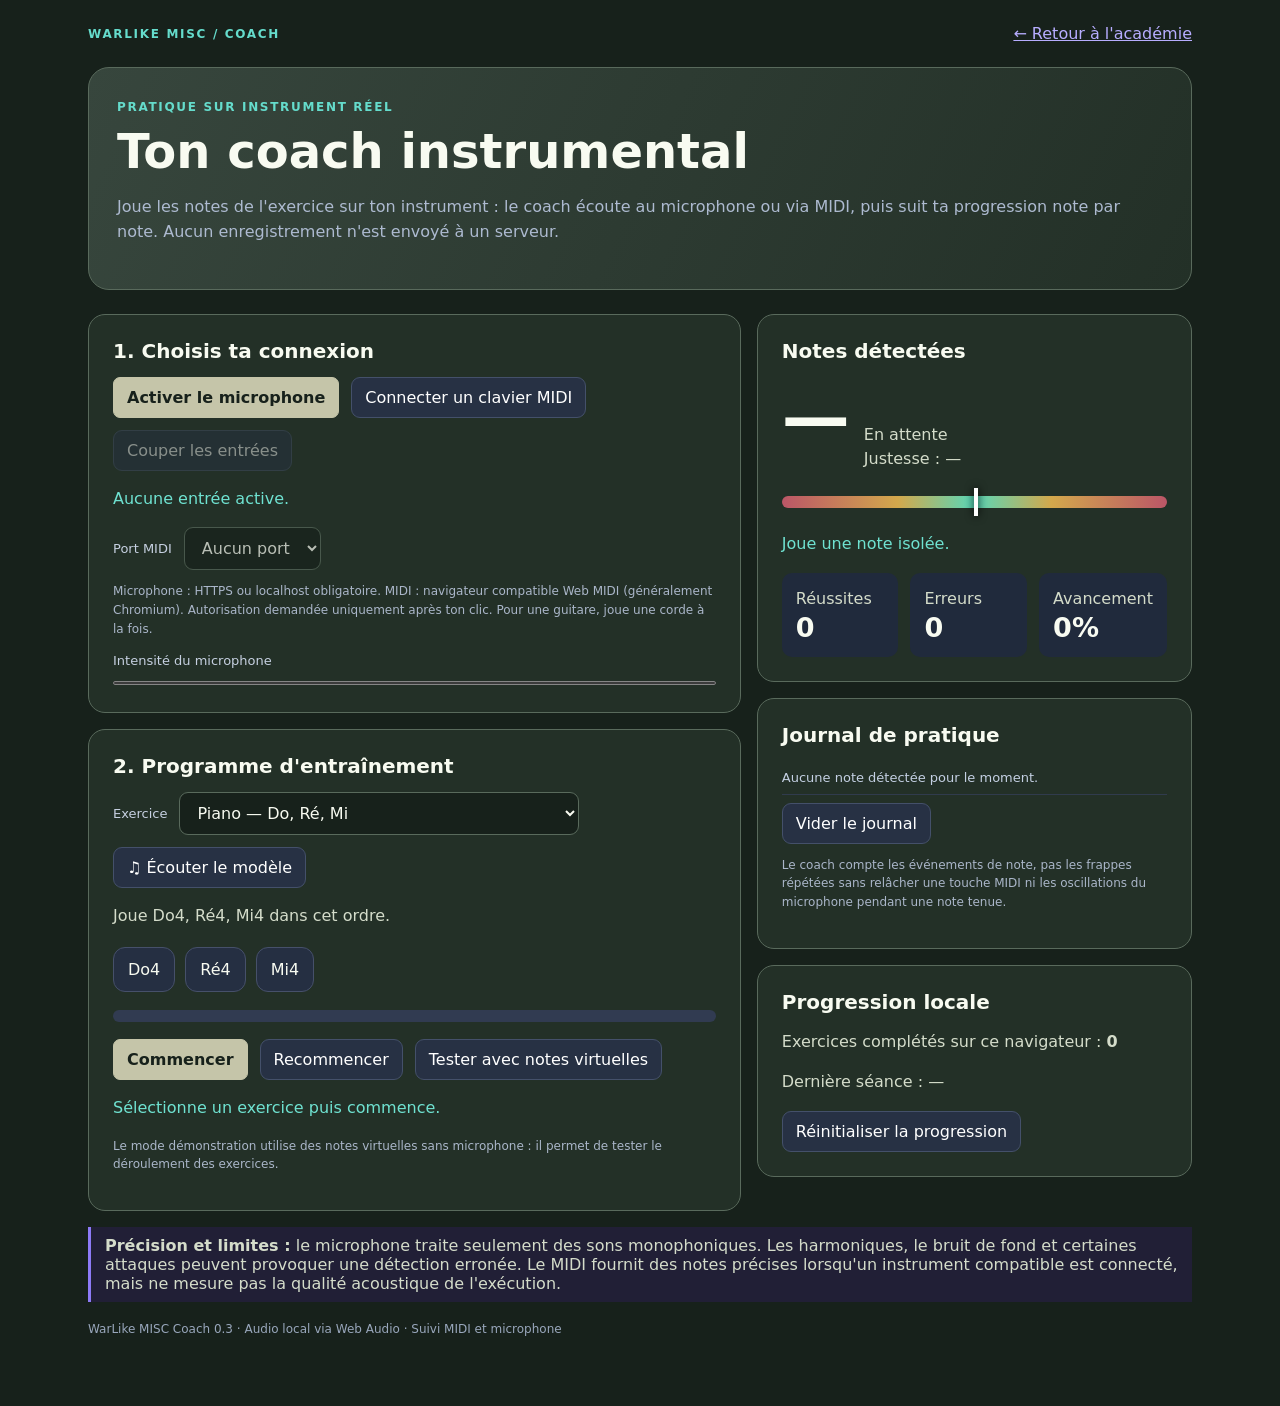
<file: coach.html>
<!doctype html>
<html data-warlike-app="warlike-misc" lang="fr"><head><meta charset="utf-8"><meta name="viewport" content="width=device-width,initial-scale=1"><meta name="theme-color" content="#0b101a"><title>WarLike MISC · Coach instrumental</title>
<style>
:root{color-scheme:dark;font-family:Inter,system-ui,Segoe UI,sans-serif;background:#0c1019;color:#f4f5fb}*{box-sizing:border-box}body{margin:0;min-height:100vh;background:radial-gradient(ellipse at 90% 0%,#2a2450 0,transparent 43%),#0b101a}main{max-width:1140px;margin:auto;padding:24px 18px 70px}.top,.row{display:flex;gap:12px;align-items:center;flex-wrap:wrap}.top{justify-content:space-between}.brand{color:#65dccc;letter-spacing:.14em;font-size:12px;font-weight:800}a{color:#b7adff}.hero{padding:28px;background:linear-gradient(110deg,#2e2655,#171d2c);border:1px solid #493a7f;border-radius:21px;margin:24px 0}.hero h1{font-size:clamp(30px,4vw,48px);margin:8px 0}.muted,p{color:#adbad0;line-height:1.55}.grid{display:grid;grid-template-columns:1.2fr .8fr;gap:16px}.panel{background:#161d2a;border:1px solid #303a50;border-radius:17px;padding:24px;margin-bottom:16px}h2{font-size:20px;margin:0 0 14px}button,select{font:inherit;color:white;background:#273144;border:1px solid #44506a;border-radius:9px;padding:10px 13px;cursor:pointer}.primary{background:#8d7af7;color:#110d25;border-color:#8d7af7;font-weight:750}button:disabled{cursor:not-allowed;opacity:.46}label{color:#c6d0e1;font-size:13px}.row select{max-width:100%}.notice{color:#aab6c9;font-size:12px}.status{min-height:24px;color:#6fe2d1}.big{font-size:clamp(38px,6vw,68px);font-weight:850;letter-spacing:-.03em}.pitch{display:flex;align-items:baseline;gap:16px;flex-wrap:wrap}.meter{height:12px;border-radius:12px;background:linear-gradient(90deg,#bb5667,#d3a84c 30%,#59d7b8 50%,#d3a84c 70%,#bb5667);position:relative;margin:24px 0}.needle{position:absolute;width:4px;height:28px;top:-8px;left:50%;background:#fff;box-shadow:0 0 8px #000}.sequence{display:flex;flex-wrap:wrap;gap:10px;margin:18px 0}.step{border:1px solid #46506a;border-radius:12px;padding:12px 14px;background:#252f42;min-width:58px;text-align:center}.step.current{background:#8e80ec;color:#110d24;border-color:#b8acff;font-weight:800}.step.done{background:#244b46;border-color:#5cd9c5;color:#bcfff2}.track{height:12px;border-radius:20px;overflow:hidden;background:#313b51}.track>div{width:0;height:100%;background:#63deca;transition:width .15s}.score{display:grid;grid-template-columns:repeat(3,1fr);gap:12px;margin-top:16px}.score div{background:#202a3c;padding:14px;border-radius:10px}.score strong{font-size:27px;display:block}.hint{border-left:3px solid #8d7af7;padding:9px 14px;background:#211f36}.feed{list-style:none;padding:0;margin:8px 0;max-height:215px;overflow:auto}.feed li{border-bottom:1px solid #303b4d;padding:9px 0;color:#c4d0e3;font-size:13px}.footer{color:#99a7bc;font-size:12px;margin-top:20px}#input-meter{width:100%;height:8px;accent-color:#63dcc9}@media(max-width:800px){.grid{grid-template-columns:1fr}.panel{padding:18px}.hero{padding:20px}}@media(max-width:450px){.score{grid-template-columns:1fr 1fr}}:focus-visible{outline:3px solid #65dfcc;outline-offset:2px}
</style>
<link rel="stylesheet" href="./design-system/warlike-foundation.css?v=1.1">
<link rel="stylesheet" href="./design-system/warlike-shell.css?v=1.1">
</head><body><main>
<div class="top"><span class="brand">WARLIKE MISC / COACH</span><a href="./index.html">← Retour à l'académie</a></div>
<section class="hero"><span class="brand">PRATIQUE SUR INSTRUMENT RÉEL</span><h1>Ton coach instrumental</h1><p>Joue les notes de l'exercice sur ton instrument : le coach écoute au microphone ou via MIDI, puis suit ta progression note par note. Aucun enregistrement n'est envoyé à un serveur.</p></section>
<div class="grid"><div>
<section class="panel"><h2>1. Choisis ta connexion</h2><div class="row"><button id="mic-start" class="primary">Activer le microphone</button><button id="midi-start">Connecter un clavier MIDI</button><button id="stop-input" disabled>Couper les entrées</button></div><p id="connection-status" class="status" role="status" aria-live="polite">Aucune entrée active.</p><div class="row"><label for="input-midi">Port MIDI</label><select id="input-midi" disabled><option>Aucun port</option></select></div><p class="notice">Microphone : HTTPS ou localhost obligatoire. MIDI : navigateur compatible Web MIDI (généralement Chromium). Autorisation demandée uniquement après ton clic. Pour une guitare, joue une corde à la fois.</p><label for="input-meter">Intensité du microphone</label><progress id="input-meter" max="100" value="0">0%</progress></section>
<section class="panel"><h2>2. Programme d'entraînement</h2><div class="row"><label for="exercise">Exercice</label><select id="exercise">
<option value="0">Piano — Do, Ré, Mi</option><option value="1">Piano — Gamme Do majeur</option><option value="2">Piano — Arpège Do majeur</option><option value="3">Guitare — Cordes à vide graves vers aiguës</option><option value="4">Guitare — Gamme de Mi mineur</option><option value="5">Basse — Cordes à vide</option><option value="6">Libre — Gamme chromatique</option>
</select><button id="hear" type="button">♫ Écouter le modèle</button></div><p id="exercise-hint" class="muted"></p><div class="sequence" id="sequence" aria-label="Suite de notes attendue"></div><div class="track"><div id="progress"></div></div><div class="row" style="margin-top:17px"><button id="start" class="primary">Commencer</button><button id="reset">Recommencer</button><button id="demo">Tester avec notes virtuelles</button></div><p id="exercise-status" class="status" role="status" aria-live="polite">Sélectionne un exercice puis commence.</p><p class="notice">Le mode démonstration utilise des notes virtuelles sans microphone : il permet de tester le déroulement des exercices.</p></section></div>
<div><section class="panel"><h2>Notes détectées</h2><div class="pitch"><div class="big" id="note">—</div><div><div id="frequency" class="muted">En attente</div><div id="cents" class="muted">Justesse : —</div></div></div><div class="meter"><div class="needle" id="needle"></div></div><p id="tuning" class="status">Joue une note isolée.</p><div class="score"><div><span class="muted">Réussites</span><strong id="correct">0</strong></div><div><span class="muted">Erreurs</span><strong id="errors">0</strong></div><div><span class="muted">Avancement</span><strong id="completion">0%</strong></div></div></section>
<section class="panel"><h2>Journal de pratique</h2><ul id="feed" class="feed"><li>Aucune note détectée pour le moment.</li></ul><button id="clear-log">Vider le journal</button><p class="notice">Le coach compte les événements de note, pas les frappes répétées sans relâcher une touche MIDI ni les oscillations du microphone pendant une note tenue.</p></section>
<section class="panel"><h2>Progression locale</h2><p class="muted">Exercices complétés sur ce navigateur : <strong id="finished">0</strong></p><p class="muted">Dernière séance : <span id="last-session">—</span></p><button id="clear-progress">Réinitialiser la progression</button></section></div></div>
<div class="hint"><strong>Précision et limites :</strong> le microphone traite seulement des sons monophoniques. Les harmoniques, le bruit de fond et certaines attaques peuvent provoquer une détection erronée. Le MIDI fournit des notes précises lorsqu'un instrument compatible est connecté, mais ne mesure pas la qualité acoustique de l'exécution.</div>
<div class="footer">WarLike MISC Coach 0.3 · Audio local via Web Audio · Suivi MIDI et microphone</div>
</main><script>
'use strict';
const $=s=>document.querySelector(s), names=['Do','Do♯','Ré','Ré♯','Mi','Fa','Fa♯','Sol','Sol♯','La','La♯','Si'], noteName=n=>names[((n%12)+12)%12]+(Math.floor(n/12)-1),freq=n=>440*Math.pow(2,(n-69)/12);
const programs=[
{notes:[60,62,64],description:'Joue Do4, Ré4, Mi4 dans cet ordre.'},
{notes:[60,62,64,65,67,69,71,72],description:'La gamme de Do majeur, de Do4 à Do5.'},
{notes:[60,64,67,72],description:'Arpège ascendant de Do majeur.'},
{notes:[40,45,50,55,59,64],description:'Guitare standard : Mi2, La2, Ré3, Sol3, Si3, Mi4.'},
{notes:[40,42,43,45,47,48,50,52],description:'Mi mineur naturel de Mi2 à Mi3.'},
{notes:[28,33,38,43],description:'Basse quatre cordes : Mi1, La1, Ré2, Sol2. Le microphone d’un ordinateur peut mal détecter ces fréquences ; MIDI conseillé.'},
{notes:Array.from({length:13},(_,i)=>60+i),description:'Les 12 demi-tons en montant de Do4 à Do5.'}
];
const key='warlike-misc-coach-v3';let stats={finished:[],last:null};try{const data=JSON.parse(localStorage.getItem(key));if(data&&Array.isArray(data.finished))stats={finished:data.finished.filter(x=>Number.isInteger(x)&&x>=0&&x<programs.length),last:typeof data.last==='string'?data.last:null}}catch{}
function save(){try{localStorage.setItem(key,JSON.stringify(stats))}catch{}renderSaved()}
function renderSaved(){$('#finished').textContent=new Set(stats.finished).size;$('#last-session').textContent=stats.last||'—'}renderSaved();
let ctx=null;function audio(){if(!ctx)ctx=new(window.AudioContext||window.webkitAudioContext)();if(ctx.state==='suspended')ctx.resume();return ctx}
function tone(m,time,d=.35){const c=audio(),o=c.createOscillator(),g=c.createGain();o.type='triangle';o.frequency.setValueAtTime(freq(m),time);g.gain.setValueAtTime(.001,time);g.gain.exponentialRampToValueAtTime(.16,time+.016);g.gain.exponentialRampToValueAtTime(.001,time+d);o.connect(g).connect(c.destination);o.start(time);o.stop(time+d+.03)}
const program=()=>programs[Number($('#exercise').value)];
let active=false,step=0,correct=0,errors=0,logs=[],source='none',lastInput=null,lastEventTime=0,stableMidi=null,stableSince=0,silentFrames=0,repeatReady=true,repeatCooldown=0;
function render(){const sequence=$('#sequence');sequence.replaceChildren();program().notes.forEach((n,i)=>{const x=document.createElement('span');x.className='step'+(i<step?' done':i===step&&active?' current':'');x.textContent=noteName(n);sequence.append(x)});$('#progress').style.width=(step/program().notes.length*100)+'%';$('#correct').textContent=correct;$('#errors').textContent=errors;$('#completion').textContent=Math.round(step/program().notes.length*100)+'%';$('#exercise-hint').textContent=program().description}
function reset(){active=false;step=correct=errors=0;lastInput=null;repeatReady=true;$('#exercise-status').textContent='Sélectionne un exercice puis commence.';render()}
$('#exercise').onchange=reset;$('#reset').onclick=reset;$('#start').onclick=()=>{step=correct=errors=0;active=true;lastInput=null;repeatReady=true;render();$('#exercise-status').textContent='Écoute et joue : '+noteName(program().notes[0])};
$('#hear').onclick=()=>{const now=audio().currentTime+.05;program().notes.forEach((n,i)=>tone(n,now+i*.43,.34))};
function log(t){logs.unshift(new Date().toLocaleTimeString('fr-FR')+' · '+t);logs=logs.slice(0,35);const list=$('#feed');list.replaceChildren();logs.forEach(line=>{const li=document.createElement('li');li.textContent=line;list.append(li)})}
$('#clear-log').onclick=()=>{logs=[];$('#feed').replaceChildren();log('Journal vidé')};
$('#clear-progress').onclick=()=>{stats={finished:[],last:null};save();log('Progression locale réinitialisée')};
function detected(m,origin){if(!Number.isInteger(m)||m<0||m>127)return;lastInput=m;lastEventTime=performance.now();log(noteName(m)+' · '+origin);if(!active)return;const expected=program().notes[step];if(m===expected){step++;correct++;if(step>=program().notes.length){active=false;$('#exercise-status').textContent='✓ Exercice terminé : '+correct+' bonnes notes, '+errors+' erreurs.';if(!stats.finished.includes(Number($('#exercise').value)))stats.finished.push(Number($('#exercise').value));stats.last=new Date().toLocaleString('fr-FR');save()}else{$('#exercise-status').textContent='Correct ! Prochaine note : '+noteName(program().notes[step])}}else{errors++;$('#exercise-status').textContent='Note reçue : '+noteName(m)+' ; attendue : '+noteName(expected)}render()}
function displayPitch(m,cents,frequency,origin){$('#note').textContent=noteName(m);$('#frequency').textContent=(frequency?frequency.toFixed(1)+' Hz · ':'')+origin;$('#cents').textContent=Number.isFinite(cents)?(cents>=0?'+':'')+cents.toFixed(0)+' cents':'Note MIDI';$('#needle').style.left=(Number.isFinite(cents)?Math.max(0,Math.min(100,50+cents/2)):50)+'%';$('#tuning').textContent=!Number.isFinite(cents)?'Note exacte transmise par MIDI':Math.abs(cents)<=8?'✓ Bonne justesse':cents<0?'Trop grave':'Trop aigu'}
$('#demo').onclick=()=>{if(!active){$('#exercise-status').textContent='Commence d’abord l’exercice.';return}const m=program().notes[step];tone(m,audio().currentTime+.01);displayPitch(m,0,freq(m),'Démonstration');detected(m,'Notes virtuelles')};
function disconnectView(){const on=!!stream||!!midiAccess;$('#stop-input').disabled=!on;$('#mic-start').disabled=!!stream;$('#midi-start').disabled=!!midiAccess;$('#connection-status').textContent=[stream?'Microphone actif':null,midiAccess?'MIDI connecté':null].filter(Boolean).join(' + ')||'Aucune entrée active.'}
let stream=null,micSource=null,analyser=null,buffer=null,frameId=null,midiAccess=null,midiPort=null,midiHandler=null;
function yinPitch(samples,sampleRate){let power=0;for(let i=0;i<samples.length;i++)power+=samples[i]*samples[i];const rms=Math.sqrt(power/samples.length);$('#input-meter').value=Math.min(100,Math.round(rms*650));if(rms<.018)return null;
const tauMin=Math.floor(sampleRate/1050),tauMax=Math.min(Math.ceil(sampleRate/75),Math.floor(samples.length/2));const dif=new Float32Array(tauMax+2);for(let tau=1;tau<=tauMax;tau++){let sum=0;for(let i=0;i<samples.length/2;i++){const v=samples[i]-samples[i+tau];sum+=v*v}dif[tau]=sum}
let running=0,candidate=-1;for(let tau=1;tau<=tauMax;tau++){running+=dif[tau];const normalized=dif[tau]*tau/(running||1);if(tau>=tauMin&&normalized<.12){let current=tau;while(current+1<=tauMax&&dif[current+1]*(current+1)/(running+dif[current+1]||1)<normalized){current++}candidate=tau;break}}if(candidate<0)return null;
const left=candidate>1?dif[candidate-1]:dif[candidate],mid=dif[candidate],right=candidate<tauMax?dif[candidate+1]:dif[candidate];const denom=left-2*mid+right;const correction=Math.abs(denom)>1e-9?Math.max(-.5,Math.min(.5,.5*(left-right)/denom)):0;const pitch=sampleRate/(candidate+correction);return pitch>=75&&pitch<=1050?pitch:null}
let lastAnalysis=0;
function micLoop(now){if(!stream||!analyser)return;frameId=requestAnimationFrame(micLoop);if(now-lastAnalysis<95)return;lastAnalysis=now;analyser.getFloatTimeDomainData(buffer);const f=yinPitch(buffer,audio().sampleRate);
if(!f){silentFrames++;if(silentFrames>=2){stableMidi=null;repeatReady=true;$('#tuning').textContent='En attente d’une note stable.'}return}
silentFrames=0;const floating=69+12*Math.log2(f/440),m=Math.round(floating),cents=(floating-m)*100;displayPitch(m,cents,f,'Microphone');
if(m!==stableMidi){stableMidi=m;stableSince=now;repeatReady=true}else if(now-stableSince>160&&repeatReady&&Math.abs(cents)<35){repeatReady=false;detected(m,'Microphone')}}
async function startMic(){try{if(!navigator.mediaDevices?.getUserMedia)throw Error('HTTPS ou localhost requis');const newStream=await navigator.mediaDevices.getUserMedia({audio:{echoCancellation:false,noiseSuppression:false,autoGainControl:false}});if(stream){newStream.getTracks().forEach(x=>x.stop());return}stream=newStream;const c=audio();micSource=c.createMediaStreamSource(stream);analyser=c.createAnalyser();analyser.fftSize=4096;analyser.smoothingTimeConstant=0;micSource.connect(analyser);buffer=new Float32Array(analyser.fftSize);lastAnalysis=0;stableMidi=null;silentFrames=0;repeatReady=true;frameId=requestAnimationFrame(micLoop);disconnectView();log('Microphone activé')}catch(e){$('#connection-status').textContent='Microphone : '+e.message}}
$('#mic-start').onclick=startMic;
function detachMidi(){if(midiPort&&midiHandler)midiPort.removeEventListener('midimessage',midiHandler);midiPort=null;midiHandler=null;if(midiAccess){midiAccess.onstatechange=null;midiAccess=null}$('#input-midi').disabled=true;$('#input-midi').replaceChildren(new Option('Aucun port',''))}
function changePort(){if(midiPort&&midiHandler)midiPort.removeEventListener('midimessage',midiHandler);midiPort=null;const id=$('#input-midi').value;if(!midiAccess||!id)return;const input=midiAccess.inputs.get(id);if(!input)return;midiPort=input;midiHandler=e=>{const d=e.data||[],cmd=d[0]&0xf0;if(cmd===0x90&&d[2]>0){const m=d[1];displayPitch(m,null,0,'MIDI · '+input.name);detected(m,'MIDI')}};input.addEventListener('midimessage',midiHandler);$('#connection-status').textContent='Entrée MIDI : '+input.name}
function refreshPorts(){if(!midiAccess)return;const sel=$('#input-midi'),previous=sel.value;sel.replaceChildren();const inputs=[...midiAccess.inputs.values()];sel.append(new Option('Choisir un port MIDI',''));for(const port of inputs)sel.append(new Option(port.name||'Périphérique MIDI',port.id));sel.disabled=!inputs.length;if(inputs.some(x=>x.id===previous))sel.value=previous;else if(inputs.length)sel.value=inputs[0].id;changePort()}
$('#input-midi').onchange=changePort;
$('#midi-start').onclick=async()=>{try{if(!navigator.requestMIDIAccess)throw Error('Web MIDI non pris en charge par ce navigateur');midiAccess=await navigator.requestMIDIAccess({sysex:false});midiAccess.onstatechange=refreshPorts;refreshPorts();disconnectView();log('MIDI initialisé')}catch(e){$('#connection-status').textContent='MIDI : '+e.message}};
function stopAll(){if(frameId!==null)cancelAnimationFrame(frameId);frameId=null;if(micSource)micSource.disconnect();micSource=null;analyser=null;buffer=null;if(stream)stream.getTracks().forEach(x=>x.stop());stream=null;$('#input-meter').value=0;detachMidi();disconnectView()}
$('#stop-input').onclick=()=>{stopAll();log('Entrées arrêtées')};window.addEventListener('pagehide',stopAll);document.addEventListener('visibilitychange',()=>{if(document.hidden&&stream){stableMidi=null;repeatReady=true}});render();disconnectView();
</script></body></html>
</file>
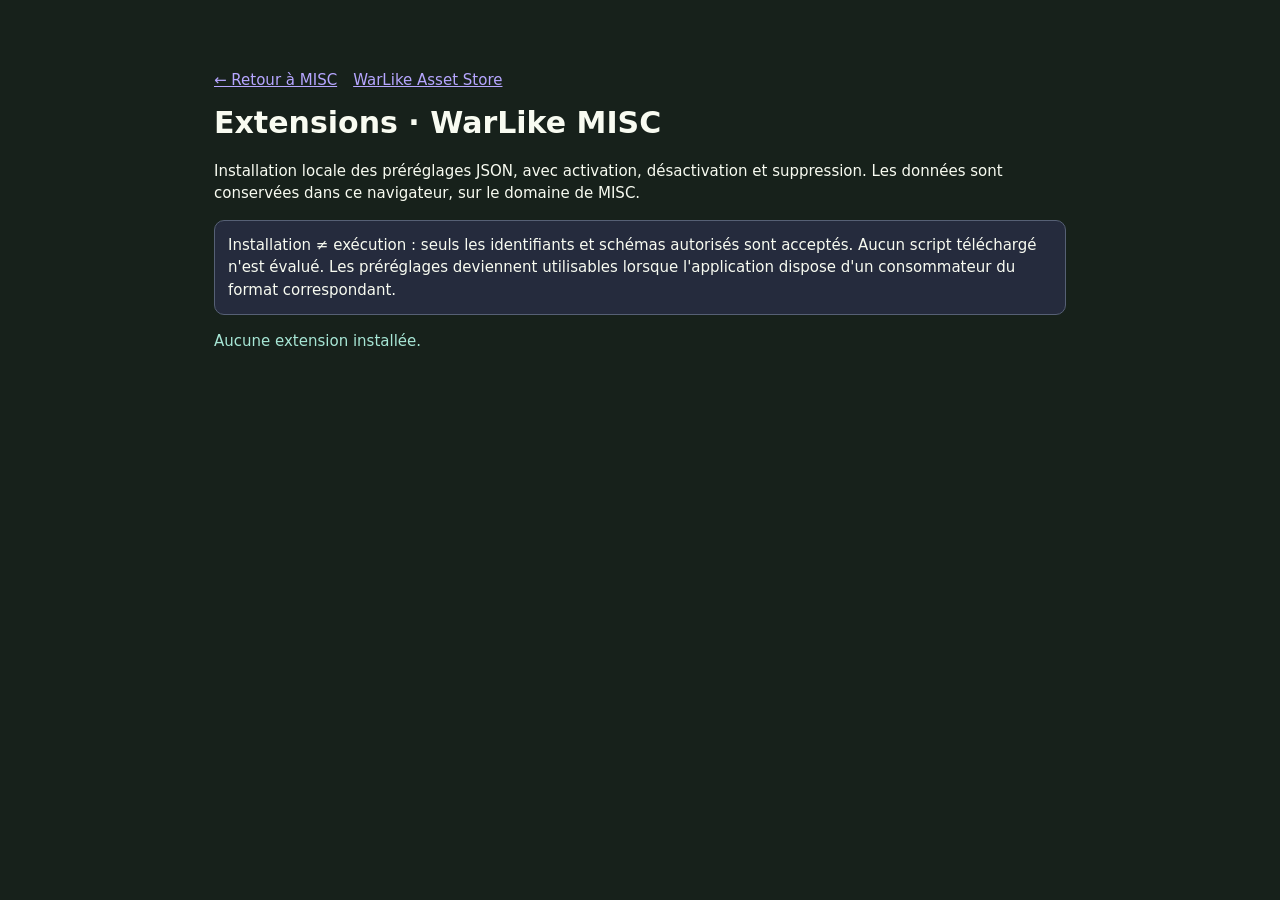
<file: extensions.html>
<!doctype html><html data-warlike-app="warlike-misc" lang="fr"><head><meta charset="utf-8"><meta name="viewport" content="width=device-width,initial-scale=1"><title>WarLike MISC — Extensions installées</title><style>:root{font:15px/1.5 system-ui;color-scheme:dark;background:#101624;color:#f0f3ff}*{box-sizing:border-box}main{max-width:900px;margin:5vh auto;padding:24px}a{color:#b6a6ff}button{cursor:pointer;color:#fff;background:#2a3651;border:1px solid #556384;padding:9px;border-radius:7px;font:inherit}button:disabled{opacity:.5}.item{background:#192438;border:1px solid #394a66;border-radius:12px;margin:10px 0;padding:15px}.item p{color:#bec9dc}h1{margin:8px 0}.status{color:#a7e6d5}nav{display:flex;gap:16px;flex-wrap:wrap}.warning{background:#252b3d;padding:13px;border:1px solid #566075;border-radius:10px}</style>
<link rel="stylesheet" href="./design-system/warlike-foundation.css?v=1.1">
<link rel="stylesheet" href="./design-system/warlike-shell.css?v=1.1">
</head><body><main><nav><a href="./">← Retour à MISC</a><a href="https://warlike-asset-stores.pages.dev/extensions.html" target="_blank" rel="noopener">WarLike Asset Store</a></nav><h1>Extensions · WarLike MISC</h1><p>Installation locale des préréglages JSON, avec activation, désactivation et suppression. Les données sont conservées dans ce navigateur, sur le domaine de MISC.</p><p class="warning">Installation ≠ exécution : seuls les identifiants et schémas autorisés sont acceptés. Aucun script téléchargé n'est évalué. Les préréglages deviennent utilisables lorsque l'application dispose d'un consommateur du format correspondant.</p><p id="status" class="status" role="status"></p><div id="list"></div></main><script type="module">
const APP="MISC",ORIGIN="https://warlike-asset-stores.pages.dev",KEY='warlike.extensions.v1';
const ALLOWED={"misc-practice-plan":"warlike.misc.practice-plan.v1"};
const $=id=>document.getElementById(id);const channel=new URLSearchParams(location.search).get('channel')||'';
function all(){try{const x=JSON.parse(localStorage.getItem(KEY)||'{}');return x&&typeof x==='object'&&!Array.isArray(x)?x:{}}catch{return {}}}
function save(value){localStorage.setItem(KEY,JSON.stringify(value));window.dispatchEvent(new Event('warlike:extensions-changed'))}
function render(){const list=$('list');list.replaceChildren();const records=all();const keys=Object.keys(records);if(!keys.length){$('status').textContent='Aucune extension installée.';return}$('status').textContent=keys.length+' extension(s) enregistrée(s).';for(const id of keys){const record=records[id],box=document.createElement('section');box.className='item';const name=document.createElement('h2');name.textContent=id;const meta=document.createElement('p');meta.textContent='Version '+record.version+' · '+record.schema+' · '+(record.enabled?'Activée':'Désactivée');const toggle=document.createElement('button');toggle.textContent=record.enabled?'Désactiver':'Activer';toggle.onclick=()=>{const entries=all();entries[id].enabled=!entries[id].enabled;save(entries);render()};const remove=document.createElement('button');remove.textContent='Supprimer';remove.style.marginLeft='8px';remove.onclick=()=>{const entries=all();delete entries[id];save(entries);render()};box.append(name,meta,toggle,remove);list.append(box)}}
function validate(data){
 if(data?.app!==APP||!Object.hasOwn(ALLOWED,data.id)||data.version!=='1.0')throw Error('Extension non autorisée pour '+APP);
 const payload=data.payload,expected=ALLOWED[data.id];if(!payload||typeof payload!=='object'||Array.isArray(payload)||payload.schema!==expected)throw Error('Schéma de préréglage invalide');
 const json=JSON.stringify(payload);if(json.length>65536)throw Error('Préréglage trop volumineux');
 const array=data.id==='studio-mix-presets'?payload.presets:data.id==='node-compositing-kit'?payload.presets:data.id==='monteur-export-presets'?payload.profiles:payload.instruments;
 if(!Array.isArray(array)||!array.length||array.length>100)throw Error('Données du préréglage invalides');
 return {id:data.id,version:data.version,schema:expected,enabled:true,installedAt:new Date().toISOString(),data:payload};
}
function tell(data){if(window.opener&&channel)window.opener.postMessage({...data,channel},ORIGIN)}
window.addEventListener('message',e=>{if(e.origin!==ORIGIN||e.source!==window.opener||!channel||e.data?.channel!==channel)return;
 if(e.data.type==='warlike-extension-ping-v1'){tell({type:'warlike-extension-ready-v1'});return}
 if(e.data.type!=='warlike-extension-install-v1')return;
 try{const record=validate(e.data),entries=all();entries[record.id]=record;save(entries);render();$('status').textContent='✓ '+record.id+' installé dans WarLike '+APP;tell({type:'warlike-extension-installed-v1',ok:true})}catch(error){$('status').textContent=error.message;tell({type:'warlike-extension-installed-v1',ok:false,error:error.message})}
});
render();if(window.opener&&/^[a-f0-9]{32}$/.test(channel))tell({type:'warlike-extension-ready-v1'});
</script></body></html>
</file>
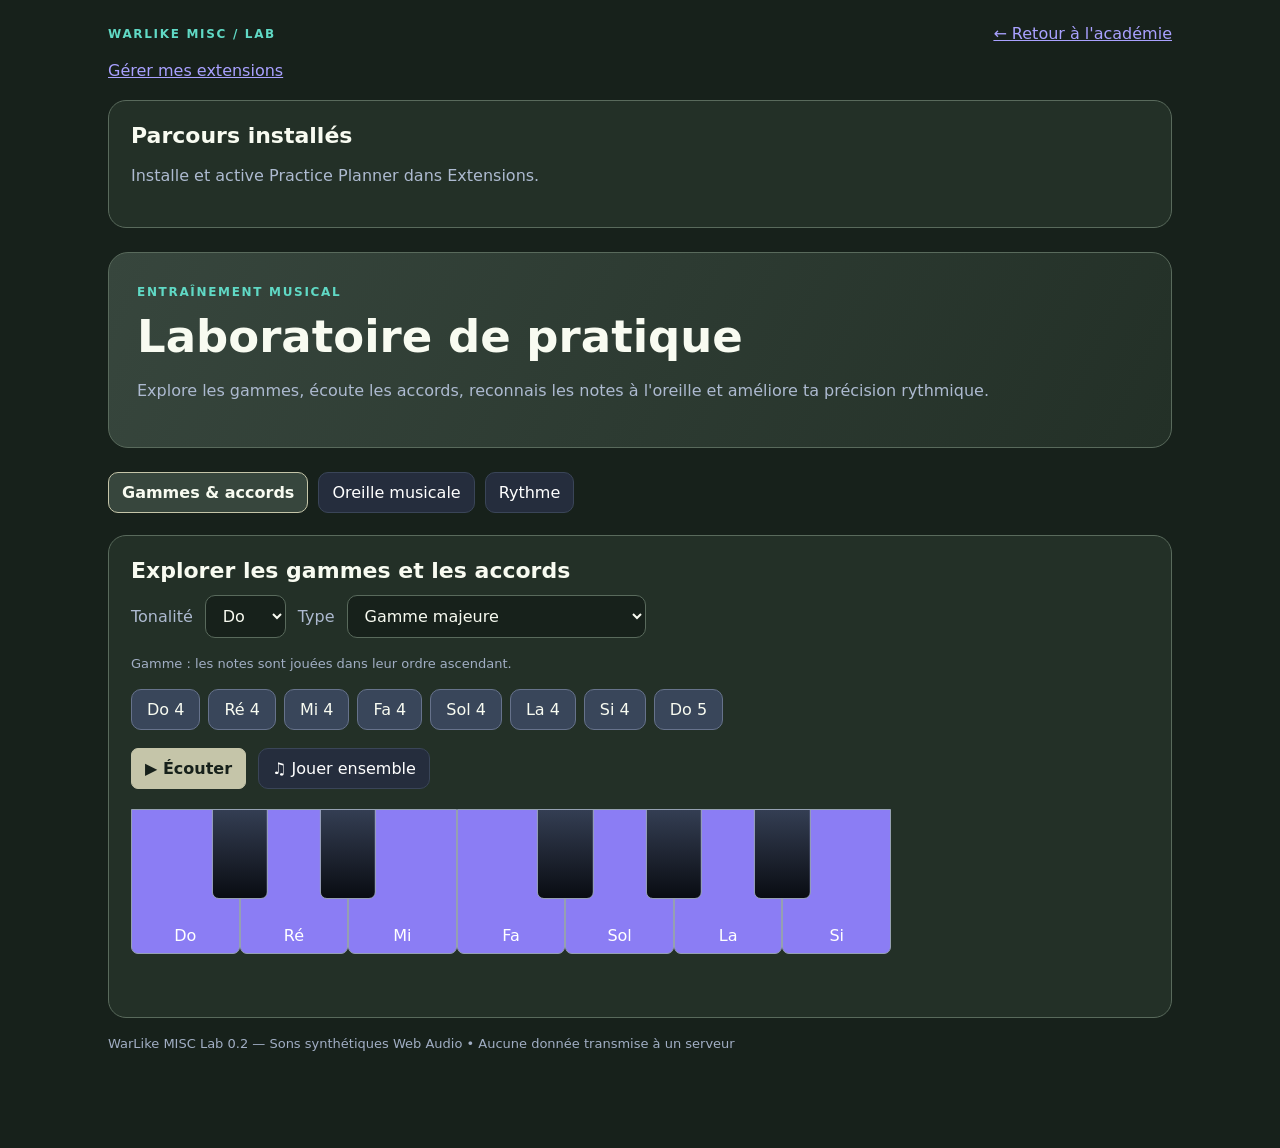
<file: practice.html>
<!doctype html><html data-warlike-app="warlike-misc" lang="fr"><head><meta charset="utf-8"><meta name="viewport" content="width=device-width, initial-scale=1"><meta name="theme-color" content="#0c111b"><title>WarLike MISC · Laboratoire musical</title>
<style>:root{color-scheme:dark;font-family:Inter,system-ui,Segoe UI,sans-serif;background:#0c1019;color:#f4f6ff}*{box-sizing:border-box}body{margin:0;background:radial-gradient(ellipse at right top,#242047,#0c1019 45%);min-height:100vh}main{max-width:1100px;margin:auto;padding:24px 18px 80px}a{color:#a9a1ff}h1{font-size:clamp(28px,4vw,45px);margin:10px 0}h2{margin:0 0 12px;font-size:22px}p{line-height:1.55;color:#adbad0}.top{display:flex;justify-content:space-between;align-items:center;flex-wrap:wrap;gap:12px}.brand{letter-spacing:.14em;color:#60d9c5;font-weight:800;font-size:12px}.hero{margin:24px 0;padding:28px;border:1px solid #51428c;background:linear-gradient(120deg,#2b244f,#131a28);border-radius:20px}.tabs{display:flex;gap:10px;flex-wrap:wrap;margin:22px 0}.tab,button,select{font:inherit}button,select{background:#252d3d;color:white;border:1px solid #3a4558;border-radius:10px;padding:10px 13px;cursor:pointer}.tab.active,.primary{background:#8876f5;color:#11101c;border-color:#8876f5;font-weight:750}.panel{background:#161e2b;border:1px solid #303b4d;border-radius:18px;padding:22px;margin:16px 0}.hidden{display:none!important}.row{display:flex;align-items:center;flex-wrap:wrap;gap:12px}.row label{color:#adbad0}.large{font-size:32px;font-weight:800}.result{min-height:25px;color:#68ddc5;margin-top:16px}.info{font-size:13px;color:#a1aec4}.notes{display:flex;gap:8px;flex-wrap:wrap;margin:18px 0}.note{background:#39465a;border:1px solid #66728b;padding:10px 15px;border-radius:10px}.keyboard{display:flex;position:relative;max-width:760px;min-width:0;margin-top:20px;touch-action:pan-x}.key{position:relative;flex:1;min-width:0;height:145px;border-radius:0 0 7px 7px;background:linear-gradient(white,#cbd2df);border:1px solid #95a0b2;color:#1c2533;display:flex;align-items:end;justify-content:center;padding-bottom:8px;user-select:none}.key.dark{position:absolute;z-index:2;width:7.4%;height:90px;background:linear-gradient(#343e53,#090c12);color:white;transform:translateX(-50%)}.key.on{background:#8b7df4;color:#fff}.stat{display:grid;grid-template-columns:repeat(3,1fr);gap:12px}.stat>div{background:#20293a;padding:16px;border-radius:11px}.stat strong{font-size:27px;display:block}.rhythm{display:flex;gap:10px;margin:16px 0;flex-wrap:wrap}.beat{display:grid;place-items:center;width:48px;height:48px;border-radius:50%;background:#30394d;border:2px solid #46526a}.beat.current{background:#8b7df4;border-color:#c5bdff;color:#171225}.track{height:10px;background:#30394b;border-radius:8px;overflow:hidden}.track>div{height:100%;background:#67d9c4;width:0%}.answer{display:flex;gap:10px;flex-wrap:wrap;margin-top:16px}.answer button{min-width:68px}@media(max-width:600px){.panel{padding:16px}.stat{grid-template-columns:1fr 1fr}.hero{padding:20px}.key{height:110px;font-size:11px}.key.dark{height:65px}.top{align-items:start}}</style>
<link rel="stylesheet" href="./design-system/warlike-foundation.css?v=1.1">
<link rel="stylesheet" href="./design-system/warlike-shell.css?v=1.1">
</head><body><main>
<div class="top"><div class="brand">WARLIKE MISC / LAB</div><a href="./index.html">← Retour à l'académie</a></div>
<p><a href="./extensions.html">Gérer mes extensions</a></p><section class="panel" id="extensionLessons"><h2>Parcours installés</h2><p id="extensionLessonStatus">Aucun parcours activé.</p><div id="extensionLessonItems"></div></section><div class="hero"><span class="brand">ENTRAÎNEMENT MUSICAL</span><h1>Laboratoire de pratique</h1><p>Explore les gammes, écoute les accords, reconnais les notes à l'oreille et améliore ta précision rythmique.</p></div>
<div class="tabs" role="tablist" aria-label="Modules"><button class="tab active" data-tab="scales">Gammes & accords</button><button class="tab" data-tab="ear">Oreille musicale</button><button class="tab" data-tab="rhythm">Rythme</button></div>
<section id="scales" class="section"><div class="panel"><h2>Explorer les gammes et les accords</h2><div class="row"><label for="tonic">Tonalité</label><select id="tonic"></select><label for="mode">Type</label><select id="mode"><option value="major">Gamme majeure</option><option value="minor">Gamme mineure naturelle</option><option value="pentatonic">Pentatonique mineure</option><option value="majorChord">Accord majeur</option><option value="minorChord">Accord mineur</option><option value="seventh">Accord de septième dominante</option><option value="maj7">Accord majeur septième</option><option value="min7">Accord mineur septième</option></select></div><div id="theory-description" class="info" style="margin-top:18px"></div><div id="note-list" class="notes"></div><div class="row"><button class="primary" id="play-sequence">▶ Écouter</button><button id="play-together">♫ Jouer ensemble</button></div><div class="keyboard" id="theory-keyboard" aria-label="Clavier musical"></div><div class="result" id="theory-status" aria-live="polite"></div></div></section>
<section id="ear" class="section hidden"><div class="panel"><h2>Reconnaissance des notes</h2><p>Écoute la note et choisis sa réponse. Les notes sont jouées dans la quatrième octave.</p><div class="row"><label for="ear-difficulty">Difficulté</label><select id="ear-difficulty"><option value="natural">Débutant — notes naturelles</option><option value="chromatic">Avancé — 12 demi-tons</option></select><button class="primary" id="ear-next">Nouvelle question</button><button id="ear-replay" disabled>Réécouter</button></div><div class="answer" id="ear-answers"></div><div class="result" id="ear-status" aria-live="polite">Démarre un exercice pour t'entraîner.</div><div class="stat"><div><span>Réponses justes</span><strong id="ear-correct">0</strong></div><div><span>Questions</span><strong id="ear-total">0</strong></div><div><span>Précision</span><strong id="ear-accuracy">0%</strong></div></div><p class="info">Les résultats de cette session sont sauvegardés localement.</p></div></section>
<section id="rhythm" class="section hidden"><div class="panel"><h2>Précision rythmique</h2><p>Écoute les quatre temps et appuie sur « Frapper » ou la barre d'espace au rythme du métronome. Le score mesure ton décalage moyen par rapport au clic le plus proche.</p><div class="row"><label for="tempo">Tempo</label><select id="tempo"><option value="60">60 BPM</option><option value="80">80 BPM</option><option value="100" selected>100 BPM</option><option value="120">120 BPM</option><option value="140">140 BPM</option></select><button id="rhythm-start" class="primary">▶ Démarrer</button><button id="rhythm-stop" disabled>Arrêter</button><button id="rhythm-tap" disabled>Frapper (Espace)</button></div><div class="rhythm" aria-hidden="true"><span class="beat">1</span><span class="beat">2</span><span class="beat">3</span><span class="beat">4</span></div><div class="stat"><div><span>Frappes</span><strong id="tap-count">0</strong></div><div><span>Écart moyen</span><strong id="tap-error">—</strong></div><div><span>Précision</span><strong id="tap-score">—</strong></div></div><div class="result" id="rhythm-status" aria-live="polite">Prêt à jouer.</div></div></section>
<p class="info">WarLike MISC Lab 0.2 — Sons synthétiques Web Audio • Aucune donnée transmise à un serveur</p></main>
<script>
'use strict';

function showInstalledPlans(){
 const status=document.getElementById('extensionLessonStatus'),root=document.getElementById('extensionLessonItems');root.replaceChildren();let record;try{record=JSON.parse(localStorage.getItem('warlike.extensions.v1')||'{}')['misc-practice-plan']}catch{}
 if(!record?.enabled||record.schema!=='warlike.misc.practice-plan.v1'||!Array.isArray(record.data?.instruments)){status.textContent='Installe et active Practice Planner dans Extensions.';return}
 status.textContent='Parcours disponibles — utilise ton instrument virtuel et le laboratoire pour pratiquer.';
 for(const instrument of record.data.instruments.slice(0,20)){if(!Array.isArray(instrument.sessions))continue;const title=document.createElement('h3');title.textContent=String(instrument.name||'Instrument');root.append(title);const list=document.createElement('ul');for(const session of instrument.sessions.slice(0,25)){const item=document.createElement('li');item.textContent='Semaine '+session.week+' — '+session.focus+' · '+session.minutes+' min';list.append(item)}root.append(list)}
}
window.addEventListener('storage',e=>{if(e.key==='warlike.extensions.v1')showInstalledPlans()});showInstalledPlans();

const $=s=>document.querySelector(s), $$=s=>document.querySelectorAll(s), names=['Do','Do♯','Ré','Ré♯','Mi','Fa','Fa♯','Sol','Sol♯','La','La♯','Si'], letters=['C','C♯','D','D♯','E','F','F♯','G','G♯','A','A♯','B'], intervals={major:[0,2,4,5,7,9,11,12],minor:[0,2,3,5,7,8,10,12],pentatonic:[0,3,5,7,10,12],majorChord:[0,4,7],minorChord:[0,3,7],seventh:[0,4,7,10],maj7:[0,4,7,11],min7:[0,3,7,10]};
let ac=null;const context=()=>{if(!ac)ac=new(window.AudioContext||window.webkitAudioContext)();if(ac.state==='suspended')ac.resume();return ac};
const freq=m=>440*Math.pow(2,(m-69)/12),format=m=>names[((m%12)+12)%12]+' '+(Math.floor(m/12)-1);
function play(m,when=null,d=.4,volume=.2){const c=context(),t=when??c.currentTime,o=c.createOscillator(),g=c.createGain();o.type='triangle';o.frequency.setValueAtTime(freq(m),t);g.gain.setValueAtTime(.0001,t);g.gain.exponentialRampToValueAtTime(volume,t+.015);g.gain.exponentialRampToValueAtTime(.0001,t+d);o.connect(g).connect(c.destination);o.start(t);o.stop(t+d+.02)}
$$('.tab').forEach(b=>b.onclick=()=>{$$('.tab').forEach(x=>x.classList.toggle('active',x===b));$$('.section').forEach(x=>x.classList.toggle('hidden',x.id!==b.dataset.tab));if(b.dataset.tab!=='rhythm')stopRhythm()});
names.forEach((n,i)=>{const opt=document.createElement('option');opt.value=i;opt.textContent=n;$('#tonic').append(opt)});
let selected=new Set(),midis=[];const kb=$('#theory-keyboard');
for(let m=60;m<=71;m++){if(![1,3,6,8,10].includes(m%12)){const key=document.createElement('button');key.className='key';key.dataset.m=m;key.textContent=names[m%12];key.onclick=()=>play(m);kb.append(key)}}
const white=[...kb.children];for(let m=60;m<=71;m++){if([1,3,6,8,10].includes(m%12)){const count=white.filter(x=>Number(x.dataset.m)<m).length;const key=document.createElement('button');key.className='key dark';key.dataset.m=m;key.style.left=(count/7*100)+'%';key.setAttribute('aria-label',names[m%12]);key.onclick=()=>play(m);kb.append(key)}}
function updateTheory(){const tonic=Number($('#tonic').value),mode=$('#mode').value;midis=intervals[mode].map(x=>60+tonic+x);selected=new Set(midis.map(x=>x%12));$('#note-list').replaceChildren();for(const m of midis){const chip=document.createElement('span');chip.className='note';chip.textContent=format(m);$('#note-list').append(chip)}$$('.key').forEach(k=>k.classList.toggle('on',selected.has(Number(k.dataset.m)%12)));$('#theory-description').textContent=mode.toLowerCase().includes('chord')||['seventh','maj7','min7'].includes(mode)?'Accord : les notes sont jouées simultanément.':'Gamme : les notes sont jouées dans leur ordre ascendant.';$('#theory-status').textContent=''}
$('#tonic').onchange=updateTheory;$('#mode').onchange=updateTheory;updateTheory();
$('#play-sequence').onclick=()=>{const c=context(),t=c.currentTime+.04;midis.forEach((m,i)=>play(m,t+i*.35,.3));$('#theory-status').textContent='Lecture de '+midis.length+' notes'};
$('#play-together').onclick=()=>{const c=context(),t=c.currentTime+.03;midis.forEach(m=>play(m,t,.9,.13));$('#theory-status').textContent='Notes jouées simultanément'};
const storageKey='warlike-misc-lab-v2';let stats={correct:0,total:0};try{const s=JSON.parse(localStorage.getItem(storageKey));if(s&&Number.isInteger(s.correct)&&Number.isInteger(s.total)&&s.correct>=0&&s.total>=s.correct)stats=s}catch{}
function renderStats(){$('#ear-correct').textContent=stats.correct;$('#ear-total').textContent=stats.total;$('#ear-accuracy').textContent=(stats.total?Math.round(stats.correct/stats.total*100):0)+'%'}renderStats();
let question=null,answered=false,previous=null;
function newQuestion(){const allowed=$('#ear-difficulty').value==='natural'?[0,2,4,5,7,9,11]:Array.from({length:12},(_,i)=>i);let available=allowed.filter(x=>x!==previous);question=available[Math.floor(Math.random()*available.length)];previous=question;answered=false;$('#ear-answers').replaceChildren();for(const i of allowed){const b=document.createElement('button');b.textContent=names[i];b.onclick=()=>{if(answered)return;answered=true;stats.total++;if(i===question)stats.correct++;try{localStorage.setItem(storageKey,JSON.stringify(stats))}catch{}$('#ear-status').textContent=i===question?'✓ Bonne réponse : '+names[question]:'À revoir : la note était '+names[question];$$('#ear-answers button').forEach(x=>x.disabled=true);renderStats()};$('#ear-answers').append(b)}$('#ear-status').textContent='Écoute et identifie la note.';$('#ear-replay').disabled=false;play(60+question,null,.8)}
$('#ear-next').onclick=newQuestion;$('#ear-replay').onclick=()=>{if(question!==null)play(60+question,null,.8)};$('#ear-difficulty').onchange=()=>{question=null;answered=false;$('#ear-answers').replaceChildren();$('#ear-replay').disabled=true;$('#ear-status').textContent='Choisis « Nouvelle question ».'};
let timer=null,startTime=0,beatIndex=0,taps=[],tempo=100;
function metClick(t,accent){const c=context(),o=c.createOscillator(),g=c.createGain();o.frequency.value=accent?1200:700;g.gain.setValueAtTime(.001,t);g.gain.exponentialRampToValueAtTime(.16,t+.004);g.gain.exponentialRampToValueAtTime(.001,t+.06);o.connect(g).connect(c.destination);o.start(t);o.stop(t+.065)}
function rhythmTick(){const c=context();while(startTime+beatIndex*60/tempo<c.currentTime+.09){const t=startTime+beatIndex*60/tempo;metClick(t,beatIndex%4===0);beatIndex++}const current=Math.max(0,Math.floor((c.currentTime-startTime)*tempo/60));$$('.beat').forEach((e,i)=>e.classList.toggle('current',current%4===i))}
function stopRhythm(){if(timer!==null)clearInterval(timer);timer=null;$('#rhythm-start').disabled=false;$('#rhythm-stop').disabled=true;$('#rhythm-tap').disabled=true;$$('.beat').forEach(x=>x.classList.remove('current'))}
$('#rhythm-start').onclick=()=>{stopRhythm();tempo=Number($('#tempo').value);taps=[];beatIndex=0;startTime=context().currentTime+.25;$('#tap-count').textContent='0';$('#tap-error').textContent='—';$('#tap-score').textContent='—';$('#rhythm-status').textContent='Écoute les temps et frappe au bon moment.';$('#rhythm-start').disabled=true;$('#rhythm-stop').disabled=false;$('#rhythm-tap').disabled=false;timer=setInterval(rhythmTick,20);rhythmTick()};
$('#rhythm-stop').onclick=()=>{stopRhythm();$('#rhythm-status').textContent='Entraînement terminé.'};
function tap(){if(timer===null)return;const elapsed=context().currentTime-startTime;if(elapsed<0)return;const beat=60/tempo,nearest=Math.round(elapsed/beat)*beat,error=Math.abs(elapsed-nearest)*1000;taps.push(error);const mean=taps.reduce((a,b)=>a+b,0)/taps.length;$('#tap-count').textContent=taps.length;$('#tap-error').textContent=Math.round(mean)+' ms';$('#tap-score').textContent=Math.max(0,Math.round(100-mean/beat/1000*200))+'%';$('#rhythm-status').textContent=error<65?'Excellent !':error<130?'Bon rythme !':'Essaie de suivre le clic de plus près.'}
$('#rhythm-tap').onclick=tap;document.addEventListener('keydown',e=>{if(e.code==='Space'&&!$('#rhythm').classList.contains('hidden')&&!e.repeat&&!['BUTTON','SELECT','INPUT','TEXTAREA'].includes(document.activeElement?.tagName)){e.preventDefault();tap()}});
document.addEventListener('visibilitychange',()=>{if(document.hidden)stopRhythm()});window.addEventListener('pagehide',stopRhythm);
</script></body></html>
</file>
<file: design-system/warlike-shell.css>
/* WarLike shell adapter — presentation only; retain app layout and semantic states. */
html[data-warlike-app="warlike-misc"],html[data-warlike-app="warlike-misc"] body.light{--bg:var(--wl-bg);--panel:var(--wl-surface);--panel2:var(--wl-surface-alt);--surface:var(--wl-surface);--soft:var(--wl-surface-alt);--side:var(--wl-bg);--line:var(--wl-border);--text:var(--wl-text);--white:var(--wl-text);--muted:var(--wl-text-muted);--accent:var(--wl-accent);--green:var(--wl-accent);--primary:var(--wl-primary);--teal:var(--wl-accent);}
html[data-warlike-app="warlike-misc"] :is(.sidebar,.panel,.lesson){background:var(--wl-surface);border-color:var(--wl-border);color:var(--wl-text)}
html[data-warlike-app="warlike-misc"] :is(.hero,.welcome){background:linear-gradient(115deg,var(--wl-surface-alt),var(--wl-surface));border-color:var(--wl-border);color:var(--wl-text)}
html[data-warlike-app="warlike-misc"] :is(.brand small,.brand-sub,.muted,.hint,.tag,.pill,.kicker,.side-title){color:var(--wl-text-muted)}
html[data-warlike-app="warlike-misc"] :is(.eyebrow,.brand em,.brand b,.brand strong span,.logo span){color:var(--wl-accent)}
html[data-warlike-app="warlike-misc"] :is(.primary,.btn.primary,.button:not(.secondary),.cta,.read,.new-room,.export-btn,.compose-launch,.hub-primary){background:var(--wl-primary);border-color:var(--wl-primary);color:var(--wl-primary-text);border-radius:var(--wl-radius-sm)}
html[data-warlike-app="warlike-misc"] :is(.primary,.btn.primary,.cta,.read,.export-btn,.compose-launch):hover:not(:disabled){background:var(--wl-surface-alt);color:var(--wl-text);border-color:var(--wl-focus)}
html[data-warlike-app="warlike-misc"] :is(.btn:not(.primary),.secondary,.button.secondary,.ghost,.outline,.import-button,.header-actions button){background:var(--wl-surface-alt);border-color:var(--wl-border);color:var(--wl-text)}
html[data-warlike-app="warlike-misc"] :is(input:not([type=color]):not([type=range]):not([type=checkbox]):not([type=radio]):not([type=file]),select,textarea){background:var(--wl-bg);border-color:var(--wl-border);color:var(--wl-text)}
html[data-warlike-app="warlike-misc"] :is(input,textarea)::placeholder{color:var(--wl-text-muted);opacity:1}
html[data-warlike-app="warlike-misc"] :is(nav button,nav a,.nav button,.filters button,.filter,.tab):is(.active,[aria-current=page],[aria-current=true],[aria-pressed=true]){background:var(--wl-surface-alt);border-color:var(--wl-focus);color:var(--wl-text)}
html[data-warlike-app="warlike-misc"] :is(.mark,.brand-mark,.logo:not(a),.brand .mark){background:var(--wl-forest);border-color:var(--wl-sage);color:var(--wl-ivory)}
</file>
<file: warlike-update-status.css>
.warlike-update-notice{position:fixed;bottom:14px;right:14px;z-index:900;max-width:min(360px,calc(100vw - 28px));font:600 14px/1.5 system-ui,sans-serif;color:#fff;background:linear-gradient(135deg,#193f48,#17312f);border:1px solid #8bbfae;border-radius:14px;box-shadow:0 5px 18px #0005;overflow:hidden}.warlike-update-notice summary{list-style:none;cursor:pointer;display:flex;gap:10px;align-items:center;min-height:44px;padding:9px 15px;color:#fff}.warlike-update-notice summary::-webkit-details-marker{display:none}.warlike-update-notice summary::before{content:"✦";color:#b8f5cc}.warlike-update-notice summary::after{content:"▾";margin-left:auto}.warlike-update-notice[open] summary::after{content:"▴"}.warlike-update-notice p{margin:0;padding:0 15px 15px;color:#ebf5f0;font-weight:400}.warlike-update-notice summary:focus-visible{outline:3px solid #fff;outline-offset:-4px}@media(max-width:480px){.warlike-update-notice{bottom:8px;right:8px;max-width:min(300px,calc(100vw - 16px))}}@media print{.warlike-update-notice{display:none!important}}
</file>
